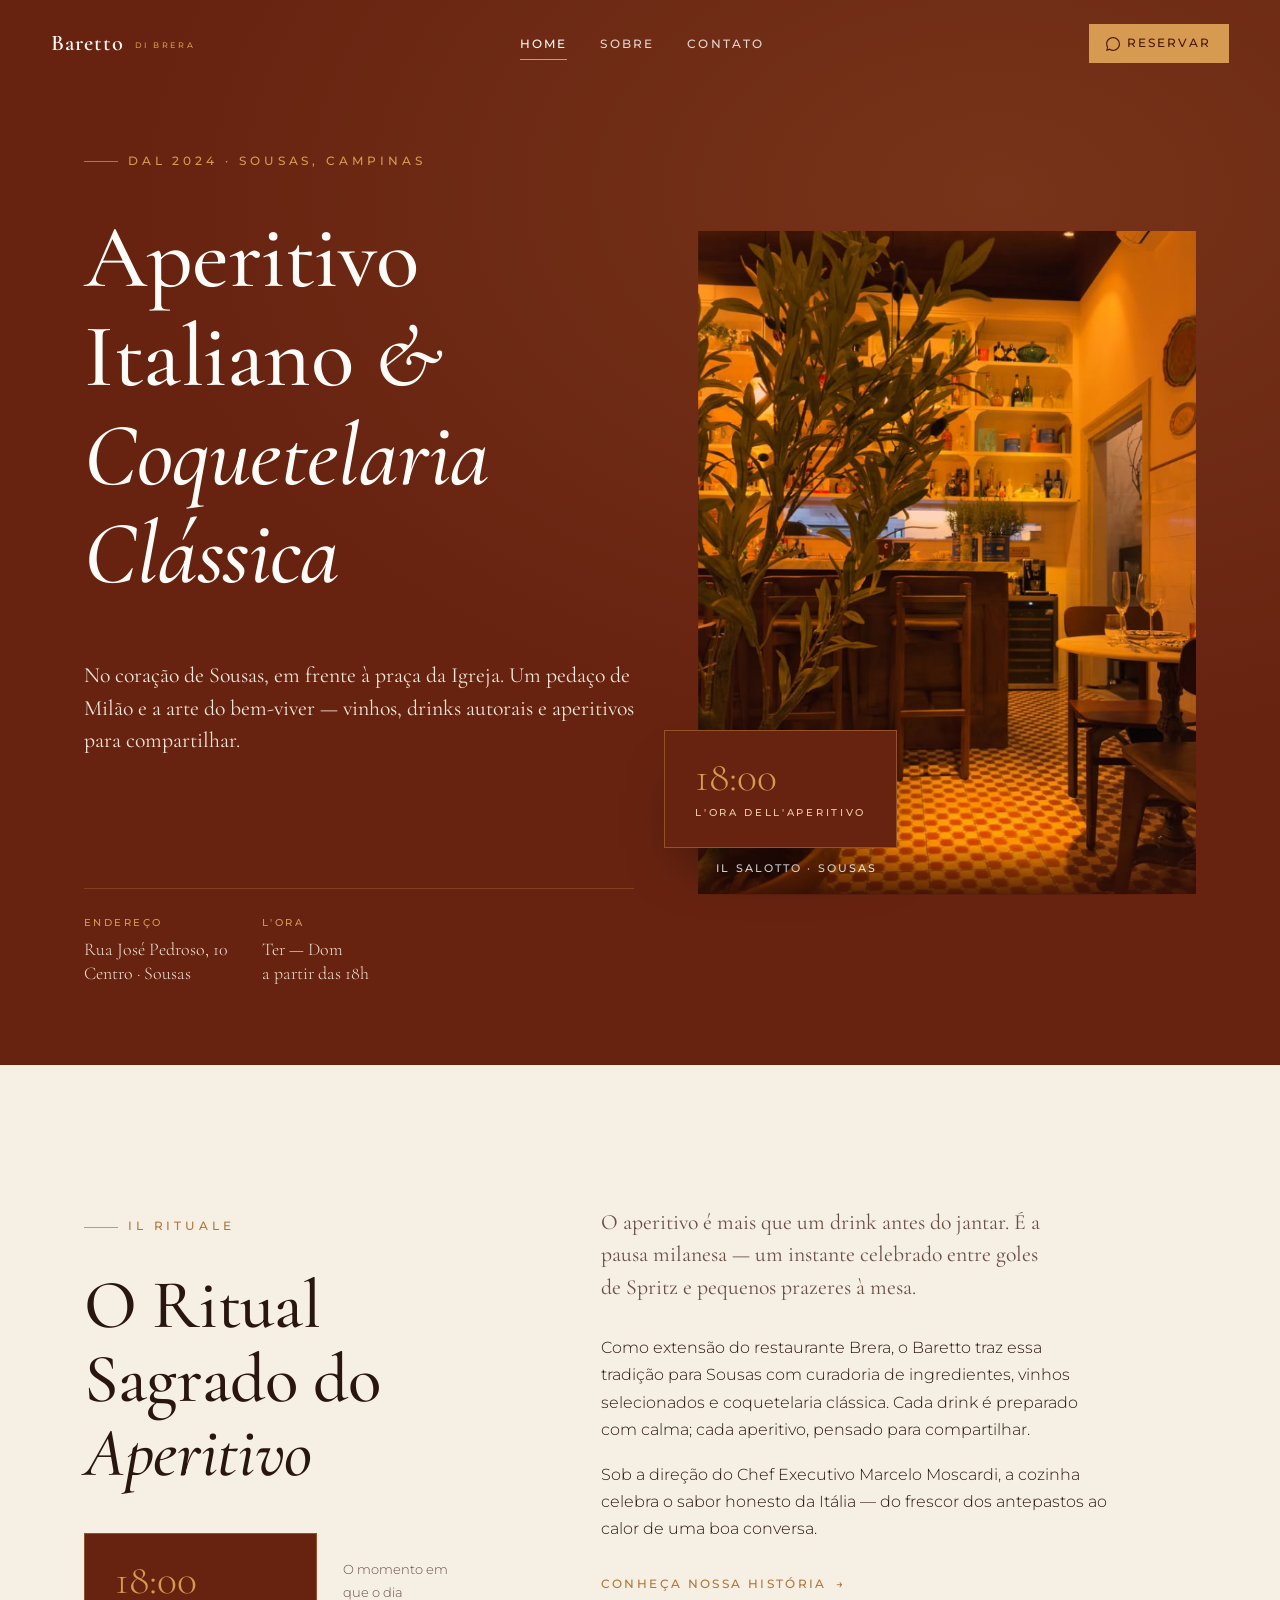
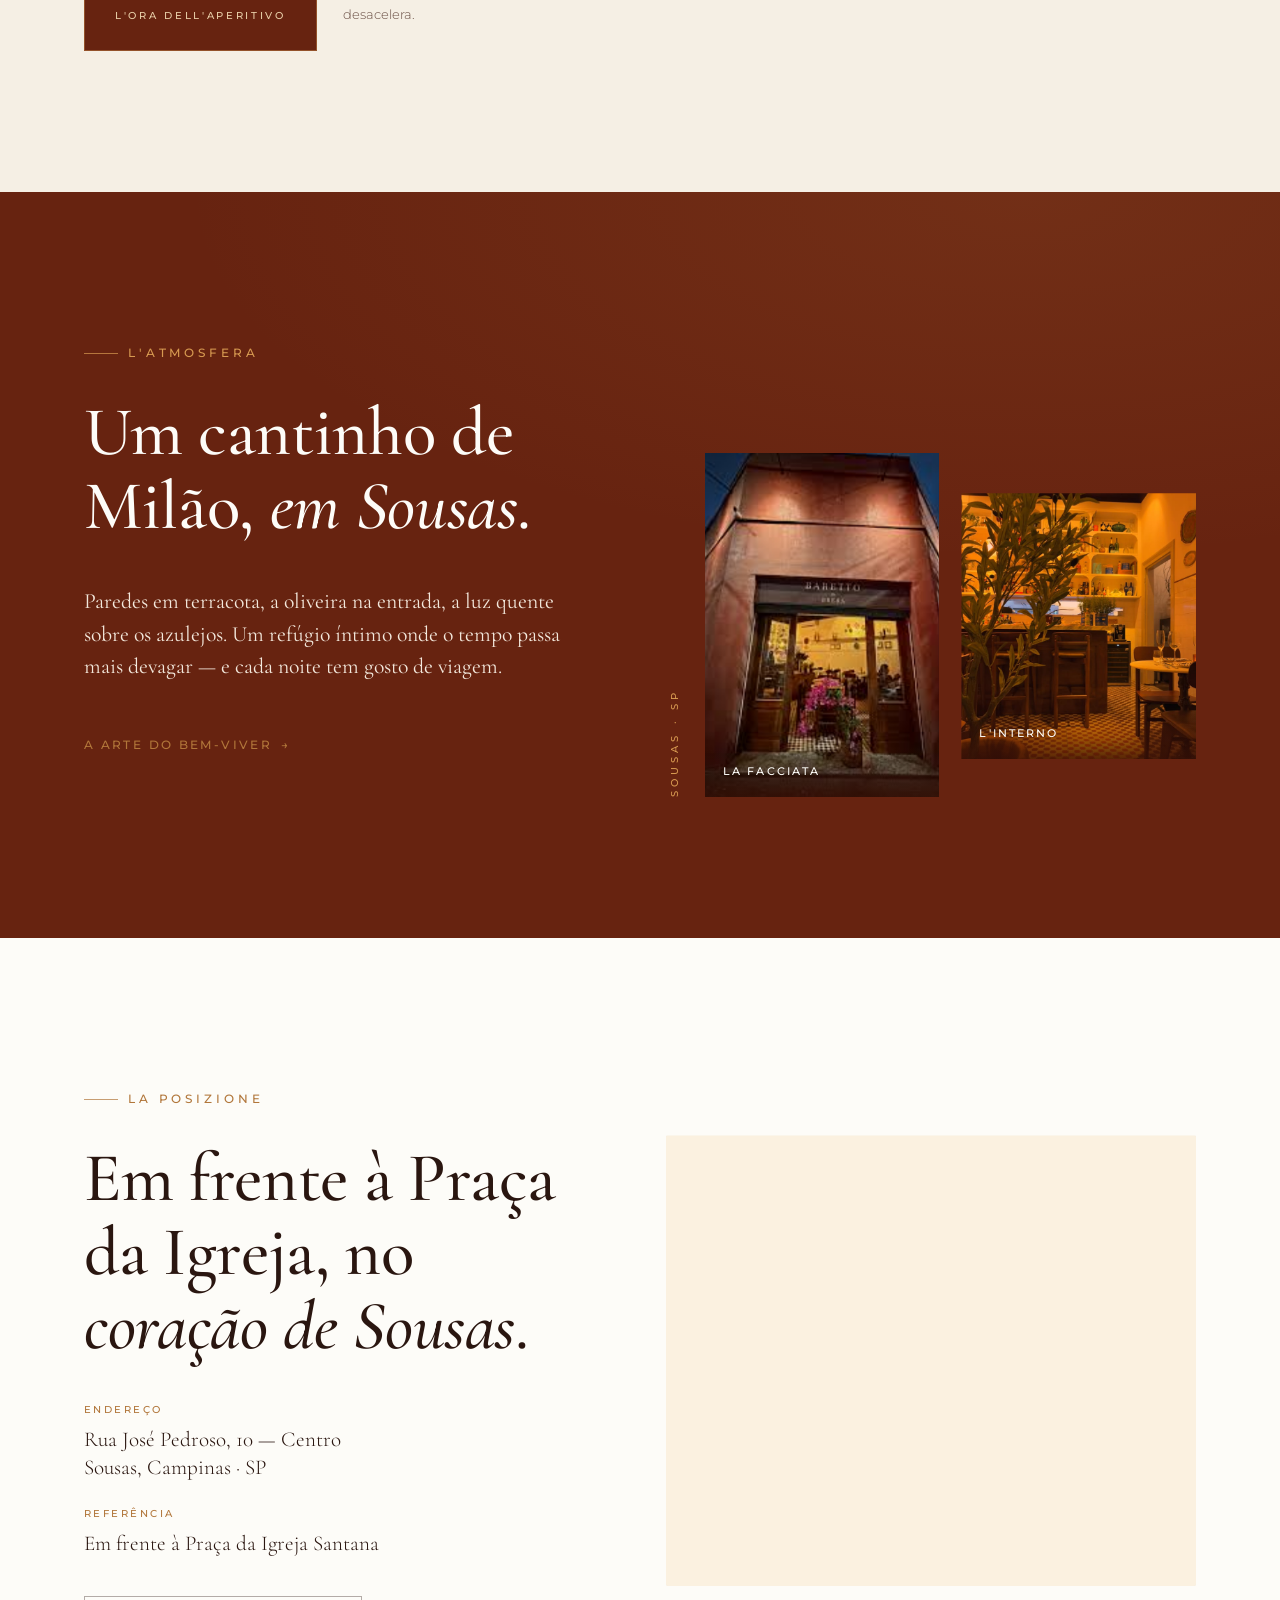
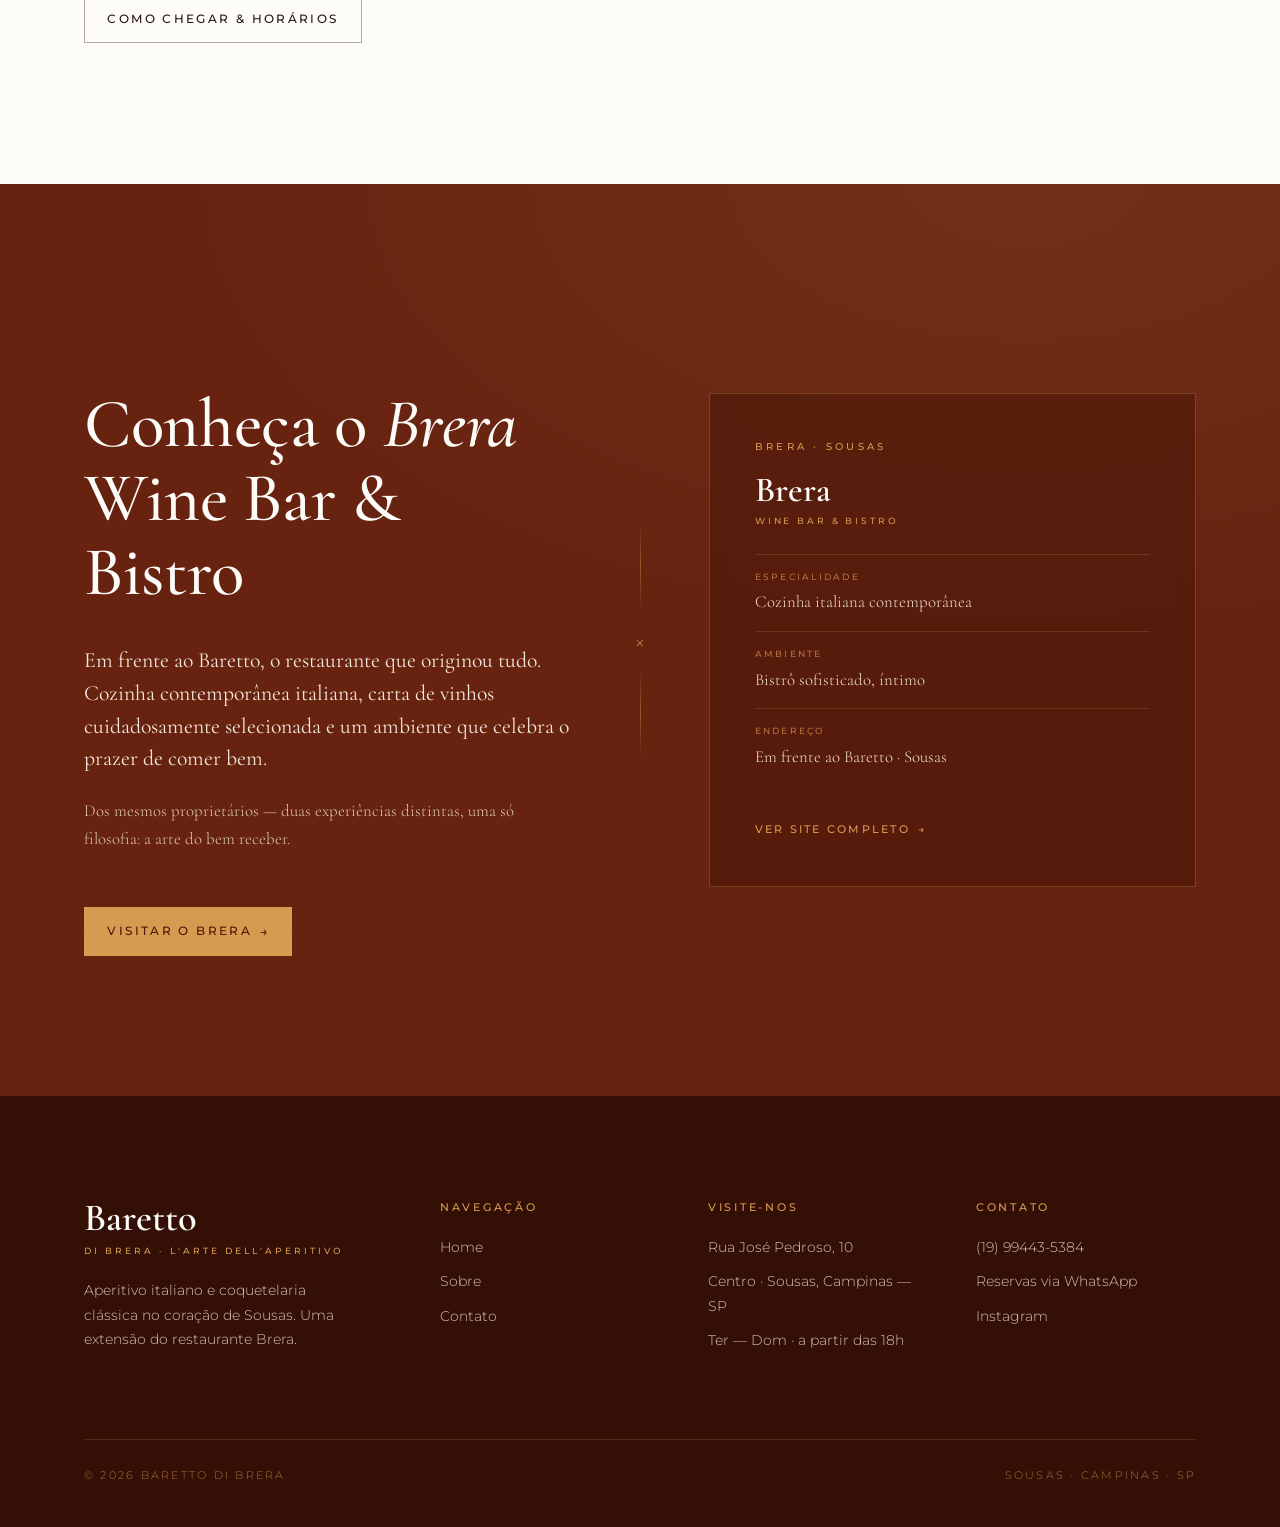
<file: index.html>
<!DOCTYPE html>
<html lang="pt-BR">

<head>
  <meta charset="UTF-8">
  <meta name="viewport" content="width=device-width, initial-scale=1.0">
  <title>Baretto di Brera — L'Aperitivo · Sousas</title>
  <link rel="stylesheet" href="assets/baretto.css?v=4">
  <style>
    /* ---- Hero ---- */
    .hero {
      position: relative;
      background: var(--bordo);
      color: var(--cream);
      min-height: 100vh;
      display: flex;
      align-items: center;
      padding: 140px 0 80px;
      overflow: hidden;
    }

    .hero::before {
      content: "";
      position: absolute;
      inset: 0;
      background: radial-gradient(130% 100% at 78% 18%, rgba(215, 154, 81, .14), transparent 52%);
      pointer-events: none;
    }

    .hero .wrap {
      position: relative;
      z-index: 2;
      display: grid;
      grid-template-columns: 1.05fr .95fr;
      gap: clamp(36px, 5vw, 80px);
      align-items: center;
    }

    .hero .lead-col {
      max-width: 560px;
    }

    .hero h1 {
      margin: .3em 0 .62em;
    }

    .hero .d-hero {
      line-height: 1.1;
    }

    .hero .cta-row {
      display: flex;
      flex-wrap: wrap;
      gap: 16px;
      margin-top: 38px;
    }

    .hero .meta {
      display: flex;
      gap: 34px;
      margin-top: 46px;
      padding-top: 26px;
      border-top: 1px solid rgba(215, 154, 81, .24);
    }

    .hero .meta div .k {
      font-family: var(--sans);
      font-weight: 500;
      font-size: .6rem;
      letter-spacing: .26em;
      text-transform: uppercase;
      color: var(--gold);
      margin-bottom: 7px;
    }

    .hero .meta div .v {
      font-family: var(--serif);
      font-size: 1.12rem;
      color: #f0e2d4;
      line-height: 1.3;
    }

    .hero .art {
      position: relative;
    }

    .hero .art .frame {
      aspect-ratio: 3/4;
      box-shadow: 0 50px 90px -40px rgba(0, 0, 0, .7);
    }

    .hero .art .tag {
      position: absolute;
      left: -34px;
      bottom: 46px;
      z-index: 3;
      box-shadow: 0 30px 60px -28px rgba(0, 0, 0, .7);
    }

    .scroll-cue {
      position: absolute;
      left: 50%;
      bottom: 30px;
      transform: translateX(-50%);
      z-index: 3;
      display: flex;
      flex-direction: column;
      align-items: center;
      gap: 10px;
      font-family: var(--sans);
      font-size: .58rem;
      letter-spacing: .3em;
      text-transform: uppercase;
      color: rgba(215, 154, 81, .8);
    }

    .scroll-cue .line {
      width: 1px;
      height: 46px;
      background: linear-gradient(var(--gold), transparent);
      animation: cue 2.4s var(--ease) infinite;
    }

    @keyframes cue {

      0%,
      100% {
        transform: scaleY(.4);
        transform-origin: top;
        opacity: .4;
      }

      50% {
        transform: scaleY(1);
        opacity: 1;
      }
    }

    /* ---- Ritual ---- */
    .ritual .grid {
      display: grid;
      grid-template-columns: .85fr 1.15fr;
      gap: clamp(40px, 6vw, 92px);
      align-items: start;
    }

    .ritual .tag-wrap {
      margin-top: 42px;
      display: flex;
      align-items: center;
      gap: 26px;
    }

    /* ---- Atmosfera ---- */
    .atmos .grid {
      display: grid;
      grid-template-columns: 1fr 1fr;
      gap: clamp(28px, 4vw, 56px);
      align-items: end;
    }

    .atmos .txt {
      max-width: 480px;
      margin-bottom: 40px;
    }

    .atmos .imgs {
      display: grid;
      grid-template-columns: 1fr 1fr;
      gap: 22px;
      align-items: end;
    }

    .atmos .imgs .frame.tall {
      aspect-ratio: 3/4.4;
    }

    .atmos .imgs .frame.short {
      aspect-ratio: 3/3.4;
      transform: translateY(-38px);
    }

    .atmos .vlabel {
      writing-mode: vertical-rl;
      transform: rotate(180deg);
      font-family: var(--sans);
      font-weight: 500;
      font-size: .64rem;
      letter-spacing: .4em;
      text-transform: uppercase;
      color: var(--gold);
    }

    /* ---- Localização ---- */
    .loca .grid {
      display: grid;
      grid-template-columns: 1fr 1.05fr;
      gap: clamp(40px, 6vw, 88px);
      align-items: center;
    }

    .loca .info {
      max-width: 480px;
    }

    .loca .addr {
      display: grid;
      gap: 24px;
      margin: 38px 0;
    }

    .loca .addr .k {
      font-family: var(--sans);
      font-weight: 500;
      font-size: .6rem;
      letter-spacing: .26em;
      text-transform: uppercase;
      color: var(--gold-deep);
      margin-bottom: 8px;
    }

    .loca .addr .v {
      font-family: var(--serif);
      font-size: 1.32rem;
      color: var(--ink);
      line-height: 1.32;
    }

    /* ---- Ajuste do Container do Mapa ---- */
    /* ---- Ajuste Atualizado para o Container do Mapa ---- */
    /* ---- Container do Mapa Ajustado ---- */
    .map {
      position: relative;
      width: 100%;
      aspect-ratio: 4/3.4;
      overflow: hidden;
      outline: 1px solid rgba(215, 154, 81, .5);
      outline-offset: 10px;
      border-radius: 2px;
      background-color: #f7f2e8;
      /* Cor idêntica ao fundo da secção para camuflar */
    }

    /* Força o iframe a esticar dinamicamente sem deixar folgas */
    .map iframe {
      position: absolute;
      top: 0;
      left: 0;
      width: 100% !important;
      height: 100% !important;
      border: 0;
      display: block;
      z-index: 1;

      /* Filtro elegante que já deu certo */
      filter: grayscale(40%) contrast(110%) sepia(30%);
      transition: filter 0.5s ease;
    }

    /* Camada visual superior para mesclar as cores */
    .map::after {
      content: "";
      position: absolute;
      inset: 0;
      background-color: #e3d3b8;
      mix-blend-mode: color;
      pointer-events: none;
      opacity: 0.5;
      /* Suavizei um pouco para destacar mais o pin castanho */
      z-index: 2;
      transition: opacity 0.5s ease;
    }

    .map:hover::after {
      opacity: 0;
    }

    .map:hover iframe {
      filter: none;
    }

    .map svg {
      width: 100%;
      height: 100%;
      display: block;
    }

    @media (max-width:1023px) {
      .hero {
        min-height: auto;
        padding: 120px 0 70px;
      }

      .hero .wrap {
        grid-template-columns: 1fr;
        gap: 48px;
      }

      .hero .art .tag {
        left: auto;
        right: 0;
      }

      .ritual .grid,
      .loca .grid {
        grid-template-columns: 1fr;
        gap: 40px;
      }

      .atmos .grid {
        grid-template-columns: 1fr;
      }

      .scroll-cue {
        display: none;
      }
    }

    @media (max-width:600px) {
      .hero .meta {
        flex-direction: column;
        gap: 22px;
      }

      .atmos .imgs .frame.short {
        transform: none;
      }
    }
  </style>
</head>

<body>

  <!-- NAV -->
  <header class="nav" data-screen-label="Home">
    <a class="brand" href="index.html">Baretto<small>di Brera</small></a>
    <nav class="links">
      <a href="index.html" class="active">Home</a>
      <a href="sobre.html">Sobre</a>
      <a href="contato.html">Contato</a>
    </nav>
    <a class="reserve"
      href="https://wa.me/5519994435384?text=Ol%C3%A1!%20Gostaria%20de%20reservar%20uma%20mesa%20no%20Baretto%20di%20Brera."
      target="_blank" rel="noopener">
      <svg viewBox="0 0 24 24" fill="currentColor">
        <path
          d="M.057 24l1.687-6.163a11.867 11.867 0 01-1.587-5.945C.16 5.335 5.495 0 12.05 0a11.817 11.817 0 018.413 3.488 11.824 11.824 0 013.48 8.414c-.003 6.557-5.338 11.892-11.893 11.892a11.9 11.9 0 01-5.688-1.448L.057 24zm6.597-3.807c1.676.995 3.276 1.591 5.392 1.592 5.448 0 9.886-4.434 9.889-9.885.002-5.462-4.415-9.89-9.881-9.892-5.452 0-9.887 4.434-9.889 9.884a9.86 9.86 0 001.51 5.26l-.999 3.648 3.477-.927z" />
      </svg>
      Reservar
    </a>
    <button class="burger" aria-label="Menu"><span></span><span></span><span></span></button>
  </header>

  <main class="page">

    <!-- HERO -->
    <section class="hero">
      <div class="container wrap">
        <div class="lead-col">
          <p class="eyebrow on-dark reveal">Dal 2024 · Sousas, Campinas</p>
          <h1 class="display d-hero on-dark reveal d1">Aperitivo Italiano <em>&amp; Coquetelaria Clássica</em></h1>
          <p class="lead reveal d2">No coração de Sousas, em frente à praça da Igreja. Um pedaço de Milão e a arte do
            bem-viver — vinhos, drinks autorais e aperitivos para compartilhar.</p>
          <div class="cta-row reveal d3">
            <a class="btn btn-gold"
              href="https://wa.me/5519994435384?text=Ol%C3%A1!%20Gostaria%20de%20reservar%20uma%20mesa%20no%20Baretto%20di%20Brera."
              target="_blank" rel="noopener">
              <svg viewBox="0 0 24 24" fill="currentColor">
                <path
                  d="M.057 24l1.687-6.163a11.867 11.867 0 01-1.587-5.945C.16 5.335 5.495 0 12.05 0a11.817 11.817 0 018.413 3.488 11.824 11.824 0 013.48 8.414c-.003 6.557-5.338 11.892-11.893 11.892a11.9 11.9 0 01-5.688-1.448L.057 24zm6.597-3.807c1.676.995 3.276 1.591 5.392 1.592 5.448 0 9.886-4.434 9.889-9.885.002-5.462-4.415-9.89-9.881-9.892-5.452 0-9.887 4.434-9.889 9.884a9.86 9.86 0 001.51 5.26l-.999 3.648 3.477-.927z" />
              </svg>
              Reservar via WhatsApp
            </a>
            <a class="btn btn-ghost on-dark" href="#ritual">L'Aperitivo</a>
          </div>
          <div class="meta reveal d4">
            <div>
              <div class="k">Endereço</div>
              <div class="v">Rua José Pedroso, 10<br>Centro · Sousas</div>
            </div>
            <div>
              <div class="k">L'Ora</div>
              <div class="v">Ter — Dom<br>a partir das 18h</div>
            </div>
          </div>
        </div>
        <div class="art reveal d2">
          <div class="frame gilt reveal-img">
            <img src="assets/img/interior.png" alt="Salão do Baretto di Brera com oliveira, bar e azulejos">
            <div class="cap">Il Salotto · Sousas</div>
          </div>
          <div class="gold-tag tag">
            <span class="big">18:00</span>
            <span class="lbl">L'ora dell'aperitivo</span>
          </div>
        </div>
      </div>
    </section>

    <!-- RITUAL -->
    <section class="section paper ritual" id="ritual">
      <div class="container grid">
        <div>
          <p class="eyebrow reveal">Il Rituale</p>
          <h2 class="display d-xl reveal d1" style="margin-top:.3em">O Ritual Sagrado do <em>Aperitivo</em></h2>
          <div class="tag-wrap reveal d2">
            <div class="gold-tag"><span class="big">18:00</span><span class="lbl">L'ora dell'aperitivo</span></div>
            <p class="muted" style="max-width:14ch; font-size:.82rem;">O momento em que o dia desacelera.</p>
          </div>
        </div>
        <div class="body reveal d1">
          <p class="lead" style="margin-bottom:1.4em">O aperitivo é mais que um drink antes do jantar. É a pausa
            milanesa — um instante celebrado entre goles de Spritz e pequenos prazeres à mesa.</p>
          <p>Como extensão do restaurante Brera, o Baretto traz essa tradição para Sousas com curadoria de ingredientes,
            vinhos selecionados e coquetelaria clássica. Cada drink é preparado com calma; cada aperitivo, pensado para
            compartilhar.</p>
          <p>Sob a direção do Chef Executivo Marcelo Moscardi, a cozinha celebra o sabor honesto da Itália — do frescor
            dos antepastos ao calor de uma boa conversa.</p>
          <a href="sobre.html" class="link-gold" style="margin-top:14px">Conheça nossa história <span
              class="arrow">→</span></a>
        </div>
      </div>
    </section>

    <!-- ATMOSFERA -->
    <section class="section bordo atmos">
      <div class="container grid">
        <div class="txt">
          <p class="eyebrow on-dark reveal">L'Atmosfera</p>
          <h2 class="display d-xl on-dark reveal d1" style="margin:.3em 0 .6em">Um cantinho de Milão, <em>em
              Sousas</em>.</h2>
          <p class="lead reveal d2">Paredes em terracota, a oliveira na entrada, a luz quente sobre os azulejos. Um
            refúgio íntimo onde o tempo passa mais devagar — e cada noite tem gosto de viagem.</p>
          <a href="sobre.html" class="link-gold reveal d3" style="margin-top:30px; display:inline-flex;">A arte do
            bem-viver <span class="arrow">→</span></a>
        </div>
        <div style="display:flex; gap:22px; align-items:flex-end;">
          <div class="vlabel reveal">Sousas · SP</div>
          <div class="imgs" style="flex:1;">
            <div class="frame tall gilt reveal-img">
              <img src="assets/img/fachada.png" alt="Fachada terracota do Baretto di Brera à noite">
              <div class="cap">La Facciata</div>
            </div>
            <div class="frame short gilt reveal-img d2">
              <img src="assets/img/interior.png" alt="Interior aconchegante do Baretto di Brera">
              <div class="cap">L'Interno</div>
            </div>
          </div>
        </div>
      </div>
    </section>

    <!-- LOCALIZAÇÃO -->
    <section class="section loca">
      <div class="container grid">
        <div class="info">
          <p class="eyebrow reveal">La Posizione</p>
          <h2 class="display d-xl reveal d1" style="margin:.3em 0">Em frente à Praça da Igreja, no <em>coração de
              Sousas</em>.</h2>
          <div class="addr reveal d2">
            <div>
              <div class="k">Endereço</div>
              <div class="v">Rua José Pedroso, 10 — Centro<br>Sousas, Campinas · SP</div>
            </div>
            <div>
              <div class="k">Referência</div>
              <div class="v">Em frente à Praça da Igreja Santana</div>
            </div>
          </div>
          <a class="btn btn-ghost reveal d3" href="contato.html">Como chegar &amp; horários</a>
        </div>
        <div class="map reveal-img d1">
          <iframe
            src="https://www.google.com/maps/embed?pb=!1m18!1m12!1m3!1d3676.026725350419!2d-46.9743952!3d-22.8754593!2m3!1f0!2f0!3f0!3m2!1i1024!2i768!4f13.1!3m3!1m2!1s0x94c8cd45e691238d%3A0xc4eb78bc6e8b4cb4!2sR.%20Jos%C3%A9%20Pedroso%2C%2010%20-%20Sousas%2C%20Campinas%20-%20SP%2C%2013106-004!5e0!3m2!1spt-BR!2sbr!4v1717960000000!5m2!1spt-BR!2sbr"
            style="border:0;" allowfullscreen="" loading="lazy" referrerpolicy="no-referrer-when-downgrade">
          </iframe>
        </div>
      </div>
    </section>

    <!-- ============================================================
     BARETTO DI BRERA — Seção "Restaurante Irmão"
     Cole antes do </main> ou antes do <footer>, no index.html
     ============================================================ -->

    <section class="section bordo irmao" id="brera">
      <div class="container">

        <div class="irmao-inner">

          <!-- Coluna de texto -->
          <div class="irmao-txt">
            <p class="eyebrow on-dark reveal">Do Outro Lado da Rua</p>
            <h2 class="display d-xl on-dark reveal d1" style="margin:.3em 0 .5em">
              Conheça o <em>Brera</em><br>Wine Bar &amp; Bistro
            </h2>
            <p class="lead reveal d2">
              Em frente ao Baretto, o restaurante que originou tudo. Cozinha contemporânea italiana,
              carta de vinhos cuidadosamente selecionada e um ambiente que celebra o prazer de comer bem.
            </p>
            <p class="reveal d3" style="color:#dcc8b6; margin-top:1em; font-family:var(--serif); font-size:1.05rem;">
              Dos mesmos proprietários — duas experiências distintas, uma só filosofia: a arte do bem receber.
            </p>
            <a class="btn btn-gold reveal d4" href="https://brera-sousas.vercel.app" target="_blank" rel="noopener"
              style="margin-top:36px">
              Visitar o Brera
              <span style="font-size:1.1em; letter-spacing:0">→</span>
            </a>
          </div>

          <!-- Divisor vertical -->
          <div class="irmao-div reveal d2" aria-hidden="true">
            <span class="irmao-div-line"></span>
            <span class="irmao-div-label">×</span>
            <span class="irmao-div-line"></span>
          </div>

          <!-- Coluna direita: card do Brera -->
          <div class="irmao-card reveal-img d1">
            <div class="irmao-card-inner">
              <div class="irmao-card-eyebrow">Brera · Sousas</div>
              <div class="irmao-card-name">Brera<small>Wine Bar &amp; Bistro</small></div>
              <ul class="irmao-card-facts">
                <li>
                  <span class="k">Especialidade</span>
                  <span class="v">Cozinha italiana contemporânea</span>
                </li>
                <li>
                  <span class="k">Ambiente</span>
                  <span class="v">Bistrô sofisticado, íntimo</span>
                </li>
                <li>
                  <span class="k">Endereço</span>
                  <span class="v">Em frente ao Baretto · Sousas</span>
                </li>
              </ul>
              <a class="irmao-card-link" href="https://brera-sousas.vercel.app" target="_blank" rel="noopener">
                Ver site completo <span class="arrow">→</span>
              </a>
            </div>
          </div>

        </div>
      </div>
    </section>

    <style>
      /* ---- Seção Irmão — Baretto (fundo bordô já herdado) ---- */
      .irmao-inner {
        display: grid;
        grid-template-columns: 1fr auto 1fr;
        gap: clamp(32px, 5vw, 72px);
        align-items: center;
      }

      /* Divisor central */
      .irmao-div {
        display: flex;
        flex-direction: column;
        align-items: center;
        gap: 18px;
        color: rgba(215, 154, 81, .45);
      }

      .irmao-div-line {
        width: 1px;
        height: clamp(48px, 7vw, 88px);
        background: linear-gradient(to bottom, transparent, rgba(215, 154, 81, .45), transparent);
      }

      .irmao-div-label {
        font-family: var(--serif);
        font-size: 1.6rem;
        color: var(--gold);
        opacity: .7;
        line-height: 1;
      }

      /* Card do Brera */
      .irmao-card {
        border: 1px solid rgba(215, 154, 81, .28);
        background: rgba(74, 23, 9, .55);
        backdrop-filter: blur(8px);
      }

      .irmao-card-inner {
        padding: clamp(28px, 3.5vw, 46px);
      }

      .irmao-card-eyebrow {
        font-family: var(--sans);
        font-weight: 500;
        font-size: .6rem;
        letter-spacing: .34em;
        text-transform: uppercase;
        color: var(--gold);
        margin-bottom: 16px;
      }

      .irmao-card-name {
        font-family: var(--serif);
        font-weight: 600;
        font-size: 2.2rem;
        color: var(--cream);
        line-height: 1;
        margin-bottom: 28px;
      }

      .irmao-card-name small {
        display: block;
        font-family: var(--sans);
        font-weight: 500;
        font-size: .56rem;
        letter-spacing: .32em;
        text-transform: uppercase;
        color: var(--gold);
        margin-top: 10px;
      }

      .irmao-card-facts {
        list-style: none;
        margin: 0 0 28px;
        padding: 0;
        display: flex;
        flex-direction: column;
        gap: 0;
      }

      .irmao-card-facts li {
        display: flex;
        flex-direction: column;
        padding: 14px 0;
        border-top: 1px solid rgba(215, 154, 81, .2);
        gap: 4px;
      }

      .irmao-card-facts .k {
        font-family: var(--sans);
        font-weight: 500;
        font-size: .58rem;
        letter-spacing: .24em;
        text-transform: uppercase;
        color: rgba(215, 154, 81, .7);
      }

      .irmao-card-facts .v {
        font-family: var(--serif);
        font-size: 1.05rem;
        color: #f0e2d4;
      }

      .irmao-card-link {
        font-family: var(--sans);
        font-weight: 500;
        font-size: .7rem;
        letter-spacing: .2em;
        text-transform: uppercase;
        color: var(--gold);
        display: inline-flex;
        align-items: center;
        gap: .7em;
        margin-top: 4px;
        transition: gap .4s var(--ease);
      }

      .irmao-card-link:hover {
        gap: 1.1em;
      }

      .irmao-card-link .arrow {
        transition: transform .4s var(--ease);
      }

      .irmao-card-link:hover .arrow {
        transform: translateX(5px);
      }

      /* Responsive */
      @media (max-width: 1023px) {
        .irmao-inner {
          grid-template-columns: 1fr;
        }

        .irmao-div {
          flex-direction: row;
          width: 100%;
        }

        .irmao-div-line {
          width: clamp(40px, 15vw, 100px);
          height: 1px;
          background: linear-gradient(to right, transparent, rgba(215, 154, 81, .45), transparent);
        }
      }
    </style>

  </main>

  <!-- RODAPÉ -->
  <footer class="footer">
    <div class="container">
      <div class="grid">
        <div>
          <div class="fwordmark">Baretto<small>di Brera · L'arte dell'aperitivo</small></div>
          <p style="margin-top:22px; max-width:30ch;">Aperitivo italiano e coquetelaria clássica no coração de Sousas.
            Uma extensão do restaurante Brera.</p>
        </div>
        <div>
          <h5>Navegação</h5>
          <a href="index.html">Home</a>
          <a href="sobre.html">Sobre</a>
          <a href="contato.html">Contato</a>
        </div>
        <div>
          <h5>Visite-nos</h5>
          <p>Rua José Pedroso, 10</p>
          <p>Centro · Sousas, Campinas — SP</p>
          <p>Ter — Dom · a partir das 18h</p>
        </div>
        <div>
          <h5>Contato</h5>
          <a href="https://wa.me/5519994435384" target="_blank" rel="noopener">(19) 99443-5384</a>
          <a href="https://wa.me/5519994435384?text=Ol%C3%A1!%20Gostaria%20de%20reservar%20uma%20mesa%20no%20Baretto%20di%20Brera."
            target="_blank" rel="noopener">Reservas via WhatsApp</a>
          <a href="#">Instagram</a>
        </div>
      </div>
      <div class="base">
        <span>© <span data-year>2026</span> Baretto di Brera</span>
        <span>Sousas · Campinas · SP</span>
      </div>
    </div>
  </footer>

  <script src="assets/baretto.js?v=3"></script>
</body>

</html>
</file>
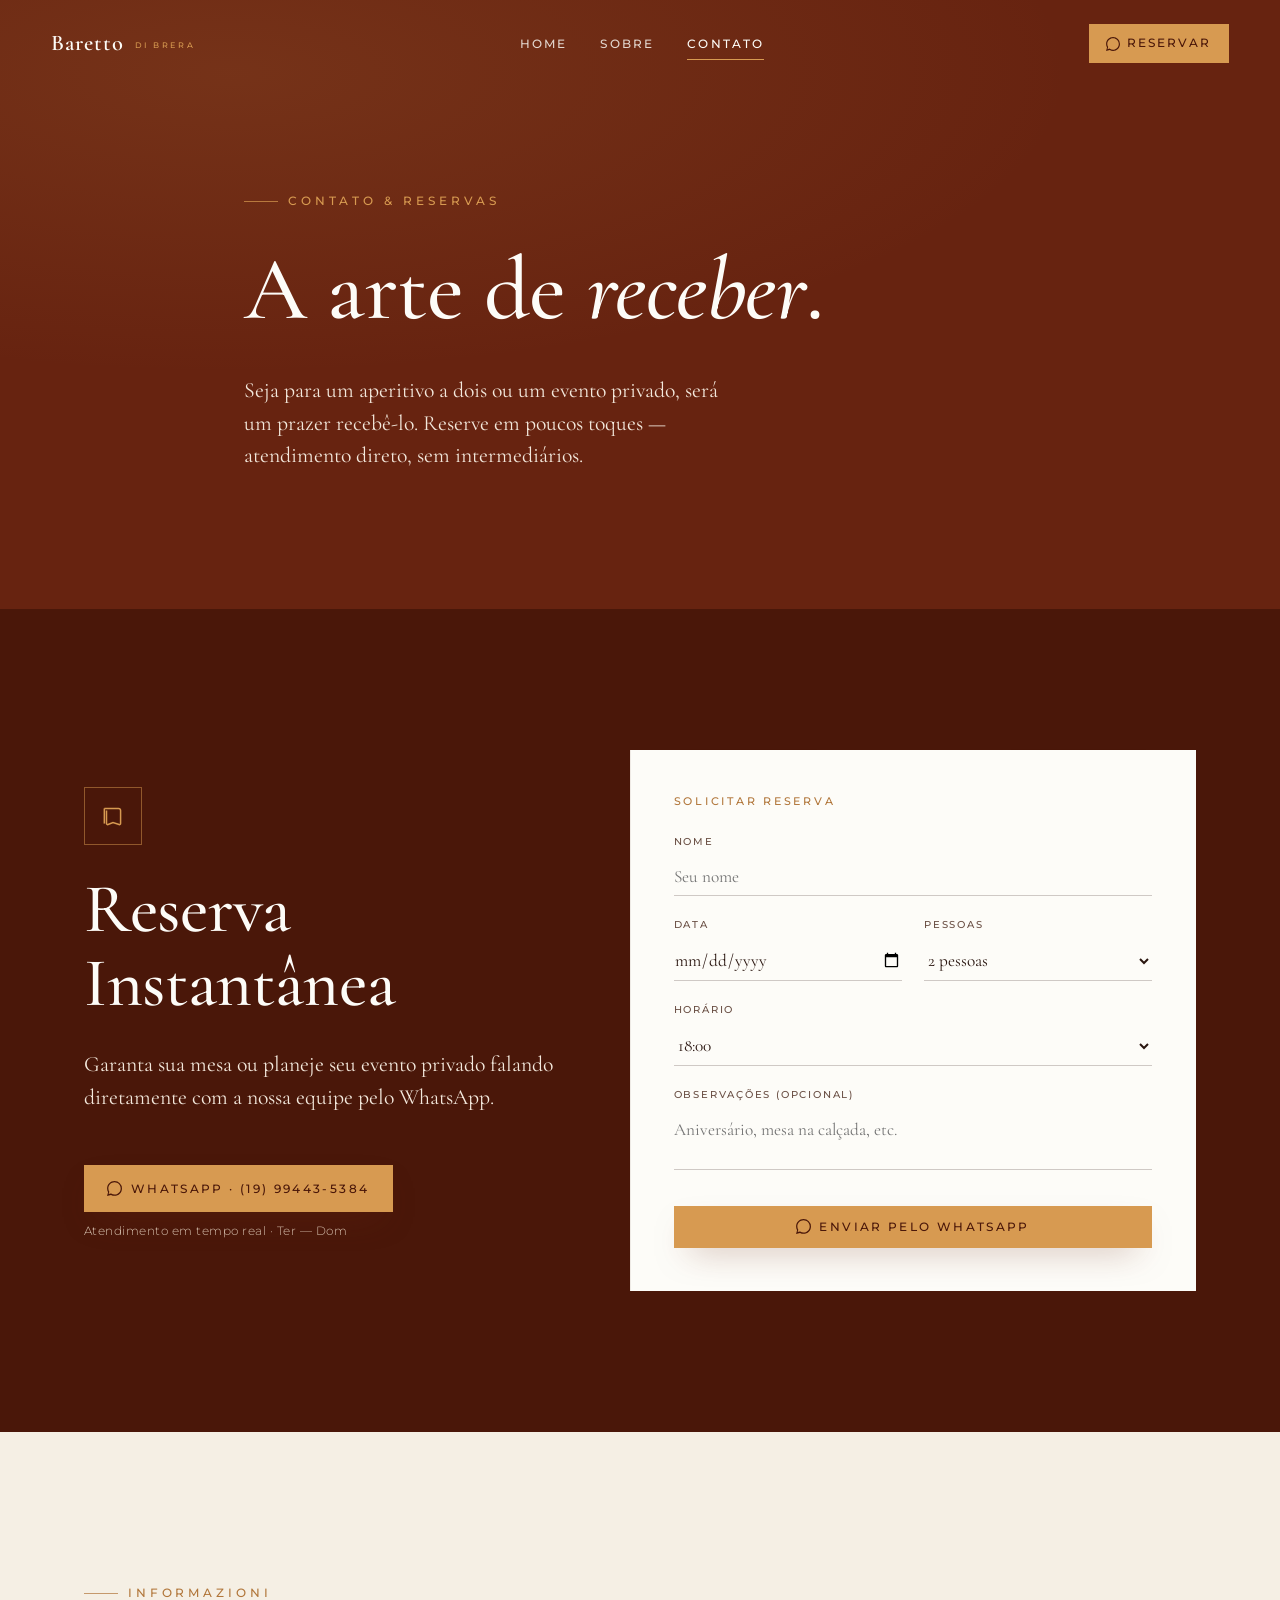
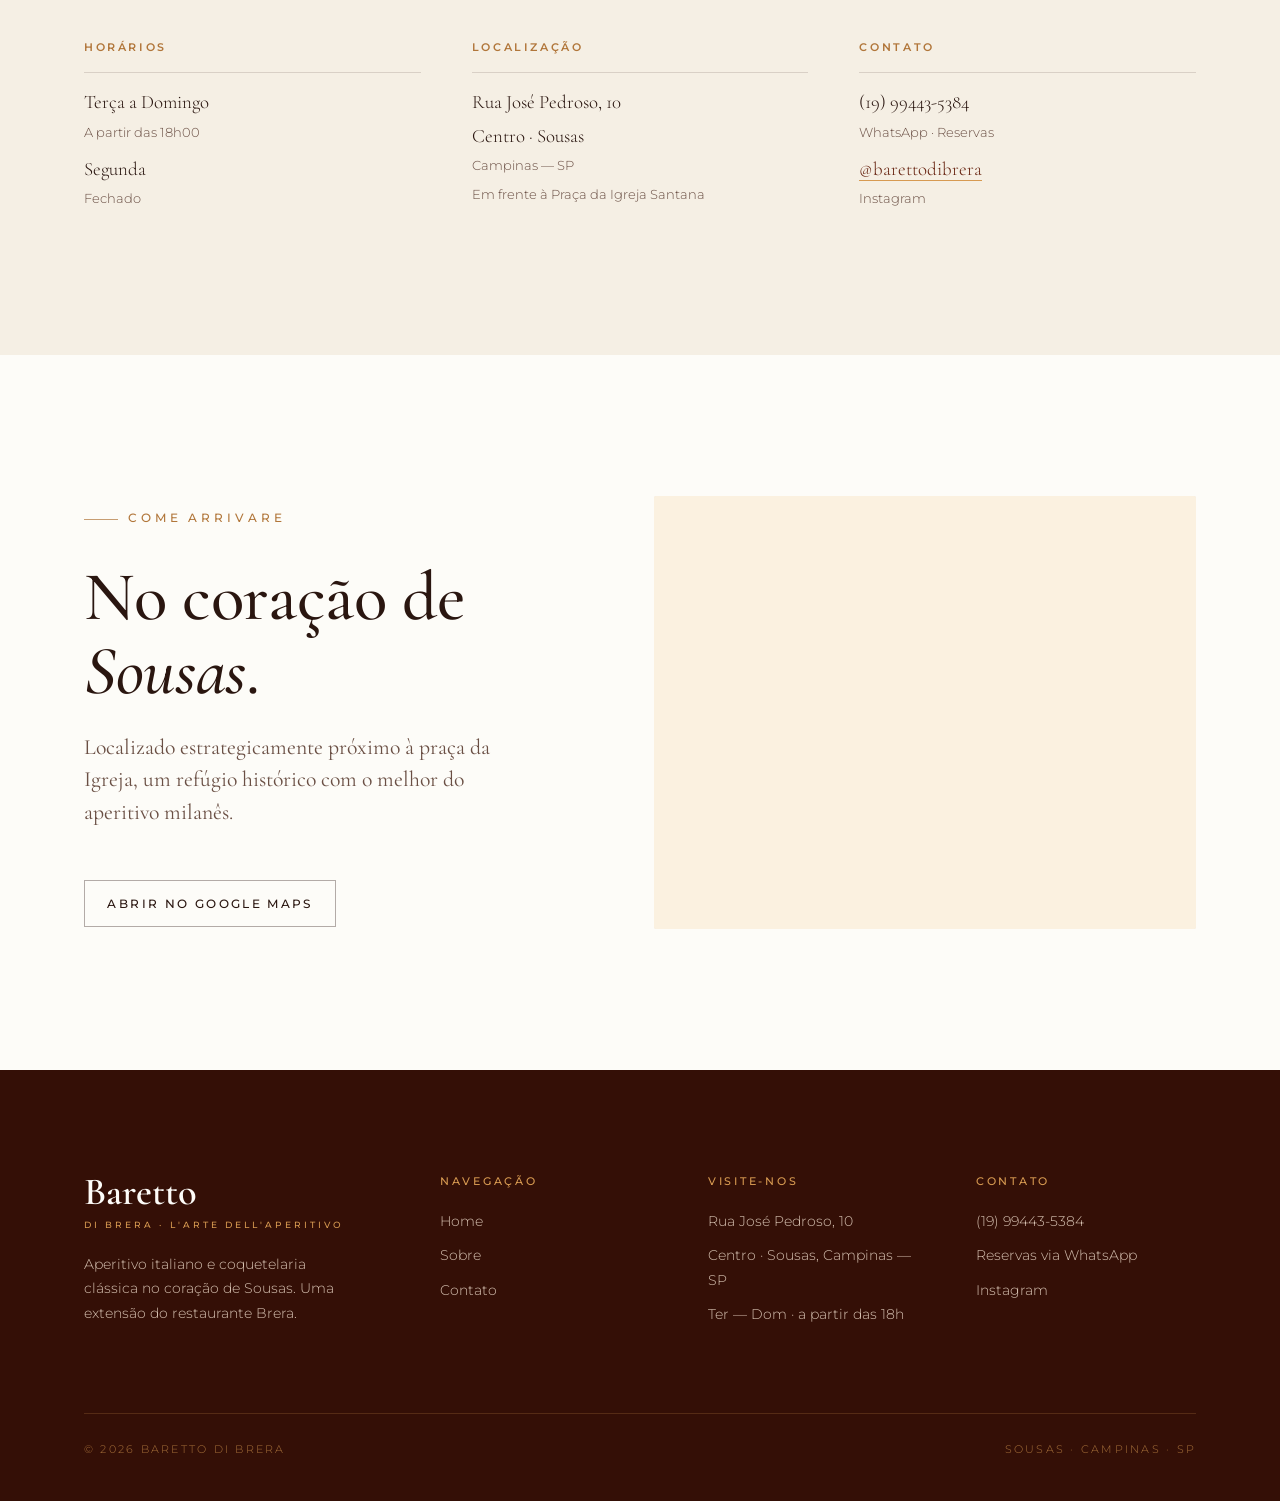
<file: contato.html>
<!DOCTYPE html>
<html lang="pt-BR">

<head>
  <meta charset="UTF-8">
  <meta name="viewport" content="width=device-width, initial-scale=1.0">
  <title>Contato &amp; Reservas — Baretto di Brera</title>
  <link rel="stylesheet" href="assets/baretto.css?v=4">
  <style>
    .c-hero {
      background: var(--bordo);
      color: var(--cream);
      padding: 180px 0 clamp(70px, 9vw, 120px);
      position: relative;
      overflow: hidden;
    }

    .c-hero::before {
      content: "";
      position: absolute;
      inset: 0;
      background: radial-gradient(120% 90% at 18% 12%, rgba(215, 154, 81, .13), transparent 55%);
    }

    .c-hero .wrap {
      position: relative;
      z-index: 2;
      max-width: 920px;
    }

    .c-hero h1 {
      margin: .22em 0 .4em;
    }

    .c-hero .lead {
      max-width: 50ch;
    }

    /* Reserva */
    .reserva {
      background: var(--bordo-deep);
      color: var(--cream);
    }

    .reserva .grid {
      display: grid;
      grid-template-columns: .92fr 1.08fr;
      gap: clamp(40px, 5vw, 80px);
      align-items: center;
    }

    .reserva .icon {
      width: 58px;
      height: 58px;
      border: 1px solid rgba(215, 154, 81, .5);
      display: flex;
      align-items: center;
      justify-content: center;
      color: var(--gold);
      margin-bottom: 28px;
    }

    .reserva .icon svg {
      width: 26px;
      height: 26px;
    }

    .reserva h2 {
      margin: 0 0 .4em;
    }

    .reserva .wa-big {
      margin-top: 30px;
    }

    .reserva .phone {
      margin-top: 24px;
      font-family: var(--serif);
      font-size: 1.5rem;
      color: var(--gold);
    }

    .reserva .note {
      margin-top: 8px;
      font-size: .78rem;
      letter-spacing: .04em;
    }

    /* Form card */
    .card {
      background: var(--cream);
      color: var(--ink);
      padding: clamp(28px, 3.4vw, 46px);
      box-shadow: 0 50px 90px -50px rgba(0, 0, 0, .7);
    }

    .card .ttl {
      font-family: var(--sans);
      font-weight: 500;
      font-size: .66rem;
      letter-spacing: .26em;
      text-transform: uppercase;
      color: var(--gold-deep);
      margin-bottom: 22px;
    }

    .field {
      margin-bottom: 20px;
    }

    .field label {
      display: block;
      font-family: var(--sans);
      font-weight: 500;
      font-size: .62rem;
      letter-spacing: .18em;
      text-transform: uppercase;
      color: var(--ink-soft);
      margin-bottom: 8px;
    }

    .field input,
    .field select,
    .field textarea {
      width: 100%;
      font-family: var(--serif);
      font-size: 1.08rem;
      color: var(--ink);
      background: transparent;
      border: 0;
      border-bottom: 1px solid rgba(42, 22, 16, .22);
      padding: 8px 0;
      transition: border-color .4s var(--ease);
    }

    .field input:focus,
    .field select:focus,
    .field textarea:focus {
      outline: none;
      border-color: var(--bordo);
    }

    .field textarea {
      resize: none;
    }

    .row2 {
      display: grid;
      grid-template-columns: 1fr 1fr;
      gap: 22px;
    }

    .card .submit {
      width: 100%;
      justify-content: center;
      margin-top: 8px;
    }

    /* Informações */
    .info-grid {
      display: grid;
      grid-template-columns: repeat(3, 1fr);
      gap: clamp(28px, 4vw, 56px);
    }

    .info-grid .col h3 {
      font-family: var(--sans);
      font-weight: 600;
      font-size: .68rem;
      letter-spacing: .24em;
      text-transform: uppercase;
      color: var(--gold-deep);
      margin: 0 0 16px;
      padding-bottom: 16px;
      border-bottom: 1px solid rgba(42, 22, 16, .14);
    }

    .info-grid .col p {
      font-family: var(--serif);
      font-size: 1.18rem;
      line-height: 1.45;
      color: var(--ink);
      margin: 0 0 6px;
    }

    .info-grid .col .sub {
      font-family: var(--sans);
      font-size: .82rem;
      color: var(--ink-soft);
    }

    /* Mapa */
    .mapsec .grid {
      display: grid;
      grid-template-columns: 1fr 1.1fr;
      gap: clamp(40px, 6vw, 84px);
      align-items: center;
    }

    .mapsec .info {
      max-width: 440px;
    }

    /* ---- Correção e Estilização do Bloco do Mapa ---- */
    .map {
      position: relative;
      width: 100%;
      aspect-ratio: 4/3.2;
      /* Mantém a proporção exata definida no design */
      overflow: hidden;
      outline: 1px solid rgba(215, 154, 81, .5);
      outline-offset: 10px;
      border-radius: 2px;
      background-color: #f7f2e8;
      /* Base neutra para evitar flashes brancos */
    }

    /* Força o iframe a expandir sem deixar nenhuma fresta branca no fundo */
    .map iframe {
      position: absolute;
      top: 0;
      left: 0;
      width: 100% !important;
      height: 100% !important;
      border: 0;
      display: block;
      z-index: 1;
      filter: grayscale(40%) contrast(110%) sepia(30%);
      transition: filter 0.5s ease;
    }

    /* Camada superior que injeta o tom de ouro/creme do restaurante */
    .map::after {
      content: "";
      position: absolute;
      inset: 0;
      background-color: #e3d3b8;
      mix-blend-mode: color;
      pointer-events: none;
      /* Permite arrastar e interagir com o mapa */
      opacity: 0.5;
      z-index: 2;
      transition: opacity 0.5s ease;
    }

    /* Efeito Interativo ao passar o mouse */
    .map:hover::after {
      opacity: 0;
    }

    .map:hover iframe {
      filter: none;
    }

    .map svg {
      width: 100%;
      height: 100%;
      display: block;
    }

    @media (max-width:1023px) {
      .c-hero {
        padding: 150px 0 70px;
      }

      .reserva .grid,
      .mapsec .grid {
        grid-template-columns: 1fr;
        gap: 40px;
      }

      .info-grid {
        grid-template-columns: 1fr;
        gap: 32px;
      }
    }

    @media (max-width:560px) {
      .row2 {
        grid-template-columns: 1fr;
      }
    }
  </style>
</head>

<body>

  <header class="nav" data-screen-label="Contato">
    <a class="brand" href="index.html">Baretto<small>di Brera</small></a>
    <nav class="links">
      <a href="index.html">Home</a>
      <a href="sobre.html">Sobre</a>
      <a href="contato.html" class="active">Contato</a>
    </nav>
    <a class="reserve"
      href="https://wa.me/5519994435384?text=Ol%C3%A1!%20Gostaria%20de%20reservar%20uma%20mesa%20no%20Baretto%20di%20Brera."
      target="_blank" rel="noopener">
      <svg viewBox="0 0 24 24" fill="currentColor">
        <path
          d="M.057 24l1.687-6.163a11.867 11.867 0 01-1.587-5.945C.16 5.335 5.495 0 12.05 0a11.817 11.817 0 018.413 3.488 11.824 11.824 0 013.48 8.414c-.003 6.557-5.338 11.892-11.893 11.892a11.9 11.9 0 01-5.688-1.448L.057 24zm6.597-3.807c1.676.995 3.276 1.591 5.392 1.592 5.448 0 9.886-4.434 9.889-9.885.002-5.462-4.415-9.89-9.881-9.892-5.452 0-9.887 4.434-9.889 9.884a9.86 9.86 0 001.51 5.26l-.999 3.648 3.477-.927z" />
      </svg>
      Reservar
    </a>
    <button class="burger" aria-label="Menu"><span></span><span></span><span></span></button>
  </header>

  <main class="page">

    <!-- HERO -->
    <section class="c-hero" data-screen-label="Contato — Hero">
      <div class="container wrap">
        <p class="eyebrow on-dark reveal">Contato &amp; Reservas</p>
        <h1 class="display d-hero on-dark reveal d1">A arte de <em>receber</em>.</h1>
        <p class="lead reveal d2">Seja para um aperitivo a dois ou um evento privado, será um prazer recebê-lo. Reserve
          em poucos toques — atendimento direto, sem intermediários.</p>
      </div>
    </section>

    <!-- RESERVA -->
    <section class="section reserva" data-screen-label="Reserva">
      <div class="container grid">
        <div>
          <div class="icon reveal">
            <svg viewBox="0 0 24 24" fill="none" stroke="currentColor" stroke-width="1.4">
              <path d="M4 5h13a2 2 0 012 2v12a1 1 0 01-1.4.9L12 18l-4.6 1.9A1 1 0 016 19V7" />
              <path d="M4 5v14" />
            </svg>
          </div>
          <h2 class="display d-xl on-dark reveal d1">Reserva Instantânea</h2>
          <p class="lead reveal d2">Garanta sua mesa ou planeje seu evento privado falando diretamente com a nossa
            equipe pelo WhatsApp.</p>
          <a class="btn btn-gold wa-big reveal d3"
            href="https://wa.me/5519994435384?text=Ol%C3%A1!%20Gostaria%20de%20reservar%20uma%20mesa%20no%20Baretto%20di%20Brera."
            target="_blank" rel="noopener">
            <svg viewBox="0 0 24 24" fill="currentColor">
              <path
                d="M.057 24l1.687-6.163a11.867 11.867 0 01-1.587-5.945C.16 5.335 5.495 0 12.05 0a11.817 11.817 0 018.413 3.488 11.824 11.824 0 013.48 8.414c-.003 6.557-5.338 11.892-11.893 11.892a11.9 11.9 0 01-5.688-1.448L.057 24zm6.597-3.807c1.676.995 3.276 1.591 5.392 1.592 5.448 0 9.886-4.434 9.889-9.885.002-5.462-4.415-9.89-9.881-9.892-5.452 0-9.887 4.434-9.889 9.884a9.86 9.86 0 001.51 5.26l-.999 3.648 3.477-.927z" />
            </svg>
            WhatsApp · (19) 99443-5384
          </a>
          <p class="note muted reveal d3">Atendimento em tempo real · Ter — Dom</p>
        </div>

        <form class="card reveal-img d1" onsubmit="return reservaWA(event)">
          <div class="ttl">Solicitar reserva</div>
          <div class="field">
            <label for="nome">Nome</label>
            <input id="nome" name="nome" type="text" placeholder="Seu nome" required>
          </div>
          <div class="row2">
            <div class="field">
              <label for="data">Data</label>
              <input id="data" name="data" type="date">
            </div>
            <div class="field">
              <label for="pessoas">Pessoas</label>
              <select id="pessoas" name="pessoas">
                <option>2 pessoas</option>
                <option>1 pessoa</option>
                <option>3 pessoas</option>
                <option>4 pessoas</option>
                <option>5 pessoas</option>
                <option>6 pessoas</option>
                <option>7+ pessoas</option>
                <option>Evento privado</option>
              </select>
            </div>
          </div>
          <div class="field">
            <label for="hora">Horário</label>
            <select id="hora" name="hora">
              <option>18:00</option>
              <option>19:00</option>
              <option>20:00</option>
              <option>21:00</option>
              <option>22:00</option>
            </select>
          </div>
          <div class="field">
            <label for="obs">Observações (opcional)</label>
            <textarea id="obs" name="obs" rows="2" placeholder="Aniversário, mesa na calçada, etc."></textarea>
          </div>
          <button type="submit" class="btn btn-gold submit">
            <svg viewBox="0 0 24 24" fill="currentColor">
              <path
                d="M.057 24l1.687-6.163a11.867 11.867 0 01-1.587-5.945C.16 5.335 5.495 0 12.05 0a11.817 11.817 0 018.413 3.488 11.824 11.824 0 013.48 8.414c-.003 6.557-5.338 11.892-11.893 11.892a11.9 11.9 0 01-5.688-1.448L.057 24zm6.597-3.807c1.676.995 3.276 1.591 5.392 1.592 5.448 0 9.886-4.434 9.889-9.885.002-5.462-4.415-9.89-9.881-9.892-5.452 0-9.887 4.434-9.889 9.884a9.86 9.86 0 001.51 5.26l-.999 3.648 3.477-.927z" />
            </svg>
            Enviar pelo WhatsApp
          </button>
        </form>
      </div>
    </section>

    <!-- INFORMAÇÕES -->
    <section class="section paper">
      <div class="container">
        <p class="eyebrow reveal" style="margin-bottom:34px">Informazioni</p>
        <div class="info-grid">
          <div class="col reveal">
            <h3>Horários</h3>
            <p>Terça a Domingo</p>
            <p class="sub">A partir das 18h00</p>
            <p style="margin-top:14px">Segunda</p>
            <p class="sub">Fechado</p>
          </div>
          <div class="col reveal d1">
            <h3>Localização</h3>
            <p>Rua José Pedroso, 10</p>
            <p>Centro · Sousas</p>
            <p class="sub" style="margin-top:6px">Campinas — SP</p>
            <p class="sub" style="margin-top:10px">Em frente à Praça da Igreja Santana</p>
          </div>
          <div class="col reveal d2">
            <h3>Contato</h3>
            <p>(19) 99443-5384</p>
            <p class="sub">WhatsApp · Reservas</p>
            <p style="margin-top:14px"><a href="#"
                style="color:var(--bordo); border-bottom:1px solid var(--gold);">@barettodibrera</a></p>
            <p class="sub">Instagram</p>
          </div>
        </div>
      </div>
    </section>

    <!-- MAPA -->
    <section class="section mapsec">
      <div class="container grid">
        <div class="info">
          <p class="eyebrow reveal">Come Arrivare</p>
          <h2 class="display d-xl reveal d1" style="margin:.3em 0">No coração de <em>Sousas</em>.</h2>
          <p class="lead reveal d2">Localizado estrategicamente próximo à praça da Igreja, um refúgio histórico com o
            melhor do aperitivo milanês.</p>
          <a class="btn btn-ghost reveal d3" style="margin-top:30px"
            href="https://www.google.com/maps/search/?api=1&query=Rua+Jos%C3%A9+Pedroso+10+Sousas+Campinas"
            target="_blank" rel="noopener">Abrir no Google Maps</a>
        </div>
        <div class="map reveal-img d1">
          <iframe
            src="https://www.google.com/maps/embed?pb=!1m18!1m12!1m3!1d3675.2154562477383!2d-46.9654162!3d-22.8869871!2m3!1f0!2f0!3f0!3m2!1i1024!2i768!4f13.1!3m3!1m2!1s0x94c8cf7fa183c54d%3A0xc6cb5a6ec3ba07c0!2sR.%20Jos%C3%A9%20Pedroso%2C%2010%20-%20Centro%2C%20Campinas%20-%20SP%2C%2013106-008!5e0!3m2!1spt-BR!2sbr!4v1710000000000!5m2!1spt-BR!2sbr"
            allowfullscreen="" loading="lazy" referrerpolicy="no-referrer-when-downgrade">
          </iframe>
        </div>
    </section>

  </main>

  <footer class="footer">
    <div class="container">
      <div class="grid">
        <div>
          <div class="fwordmark">Baretto<small>di Brera · L'arte dell'aperitivo</small></div>
          <p style="margin-top:22px; max-width:30ch;">Aperitivo italiano e coquetelaria clássica no coração de Sousas.
            Uma extensão do restaurante Brera.</p>
        </div>
        <div>
          <h5>Navegação</h5>
          <a href="index.html">Home</a>
          <a href="sobre.html">Sobre</a>
          <a href="contato.html">Contato</a>
        </div>
        <div>
          <h5>Visite-nos</h5>
          <p>Rua José Pedroso, 10</p>
          <p>Centro · Sousas, Campinas — SP</p>
          <p>Ter — Dom · a partir das 18h</p>
        </div>
        <div>
          <h5>Contato</h5>
          <a href="https://wa.me/5519994435384" target="_blank" rel="noopener">(19) 99443-5384</a>
          <a href="https://wa.me/5519994435384?text=Ol%C3%A1!%20Gostaria%20de%20reservar%20uma%20mesa%20no%20Baretto%20di%20Brera."
            target="_blank" rel="noopener">Reservas via WhatsApp</a>
          <a href="#">Instagram</a>
        </div>
      </div>
      <div class="base">
        <span>© <span data-year>2026</span> Baretto di Brera</span>
        <span>Sousas · Campinas · SP</span>
      </div>
    </div>
  </footer>

  <script src="assets/baretto.js?v=3"></script>
  <script>
    function reservaWA(e) {
      e.preventDefault();
      var f = e.target;
      var msg = 'Olá! Gostaria de fazer uma reserva no Baretto di Brera.';
      var nome = f.nome.value.trim();
      if (nome) msg += '\nNome: ' + nome;
      if (f.pessoas.value) msg += '\nPessoas: ' + f.pessoas.value;
      if (f.data.value) {
        var p = f.data.value.split('-');
        msg += '\nData: ' + (p.length === 3 ? p[2] + '/' + p[1] + '/' + p[0] : f.data.value);
      }
      if (f.hora.value) msg += '\nHorário: ' + f.hora.value;
      var obs = f.obs.value.trim();
      if (obs) msg += '\nObs: ' + obs;
      window.open('https://wa.me/5519994435384?text=' + encodeURIComponent(msg), '_blank');
      return false;
    }
  </script>
</body>

</html>
</file>
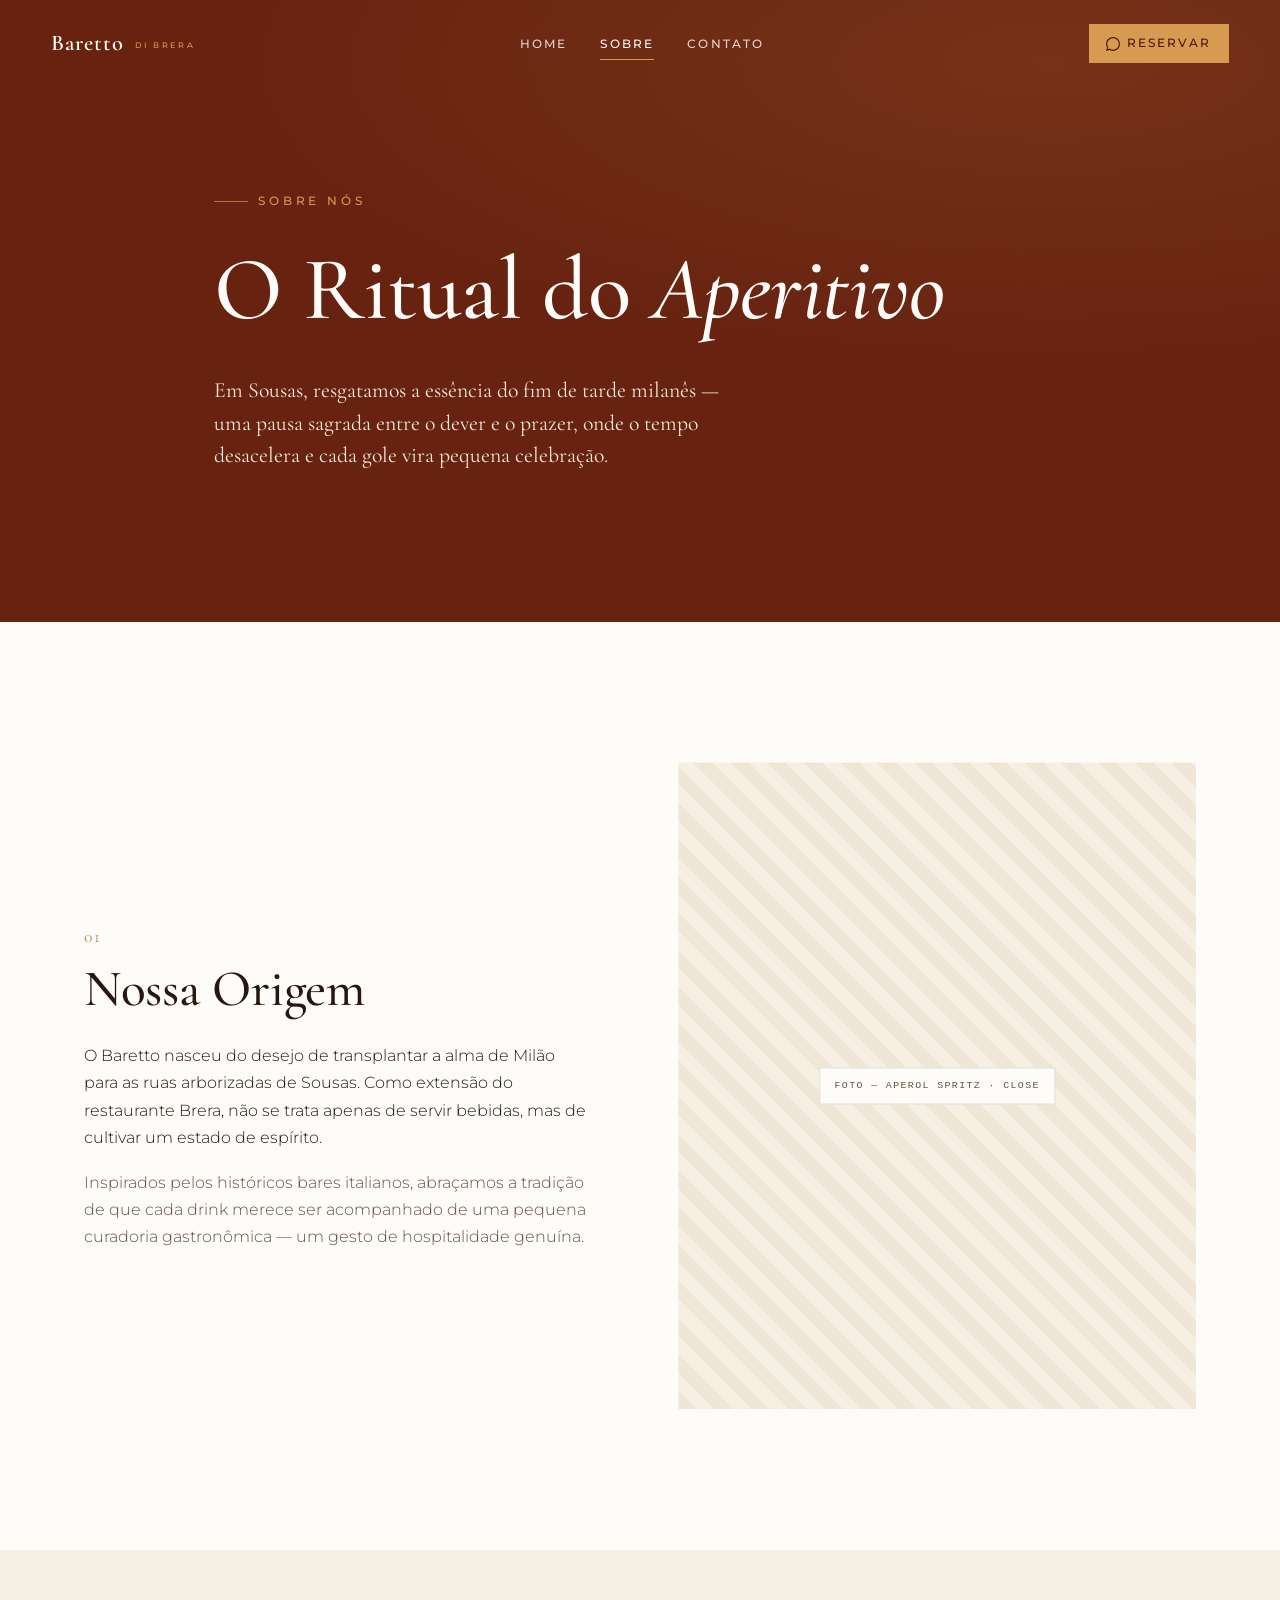
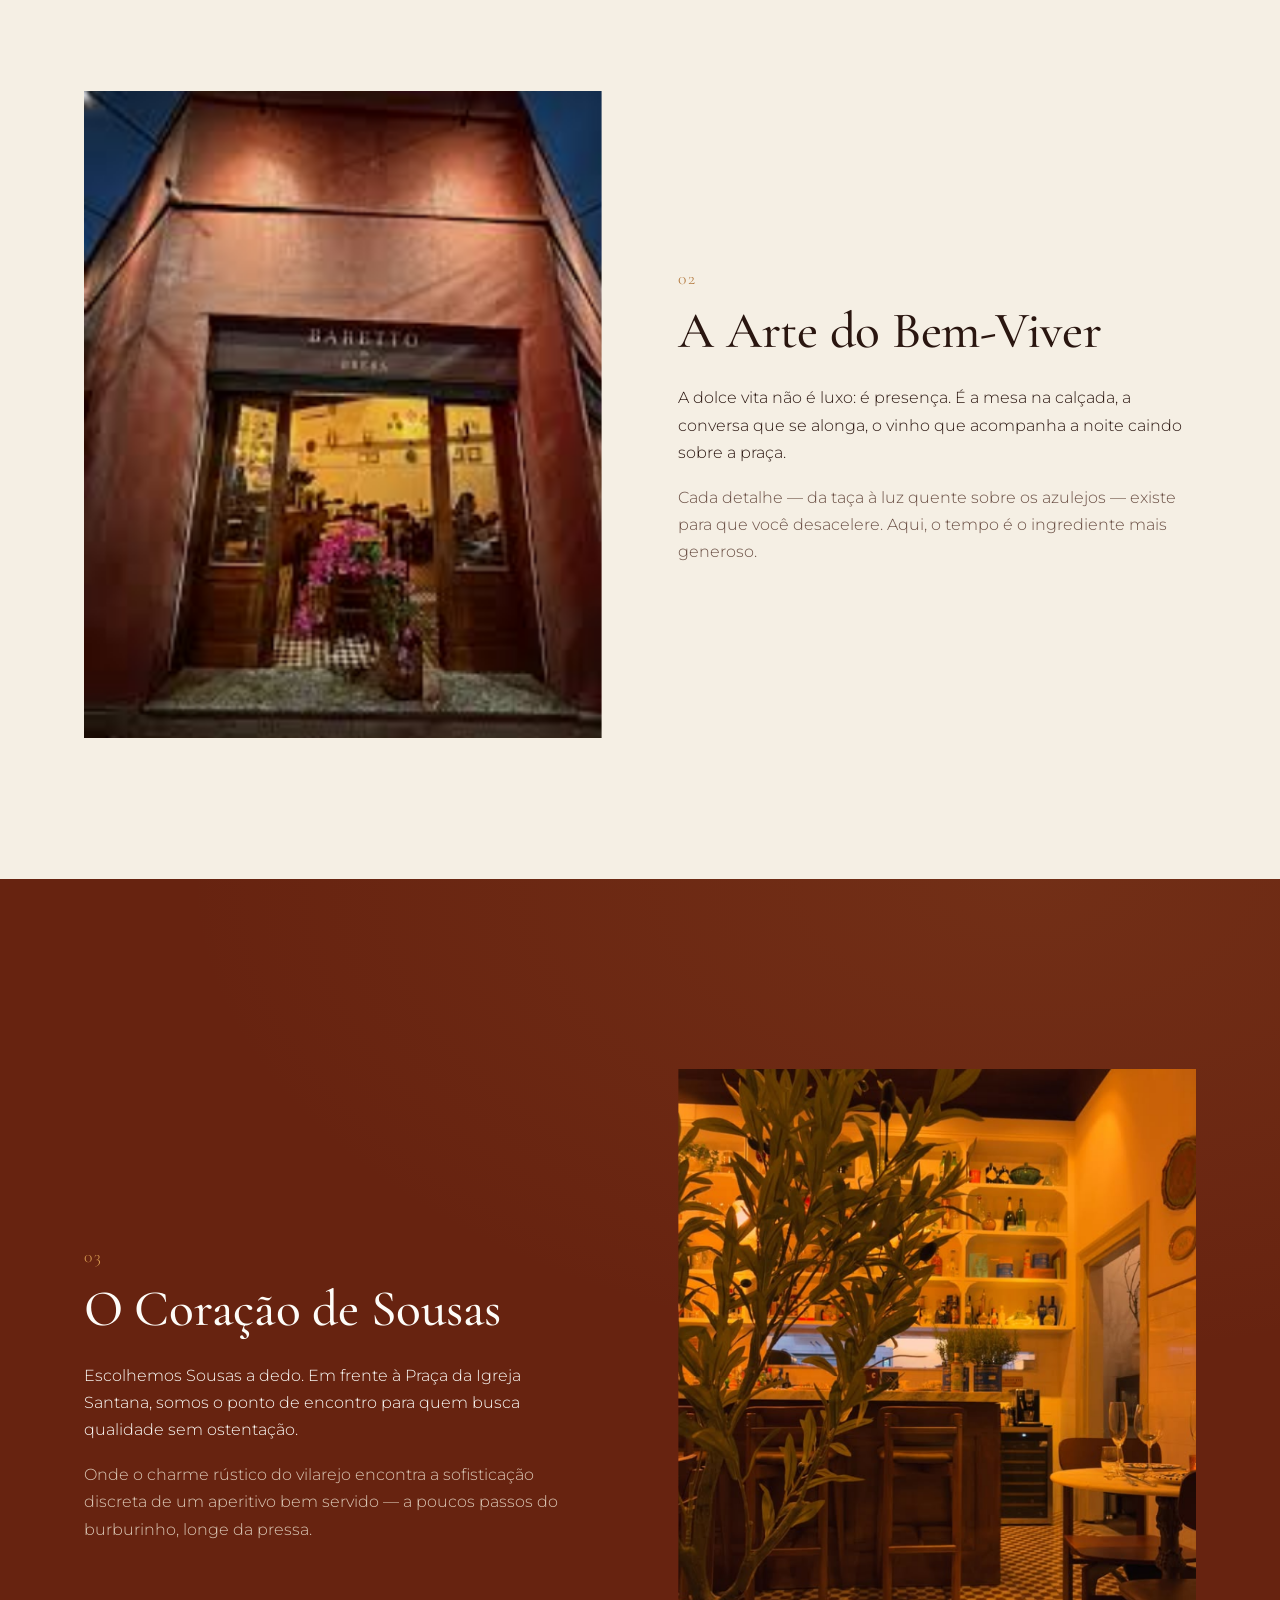
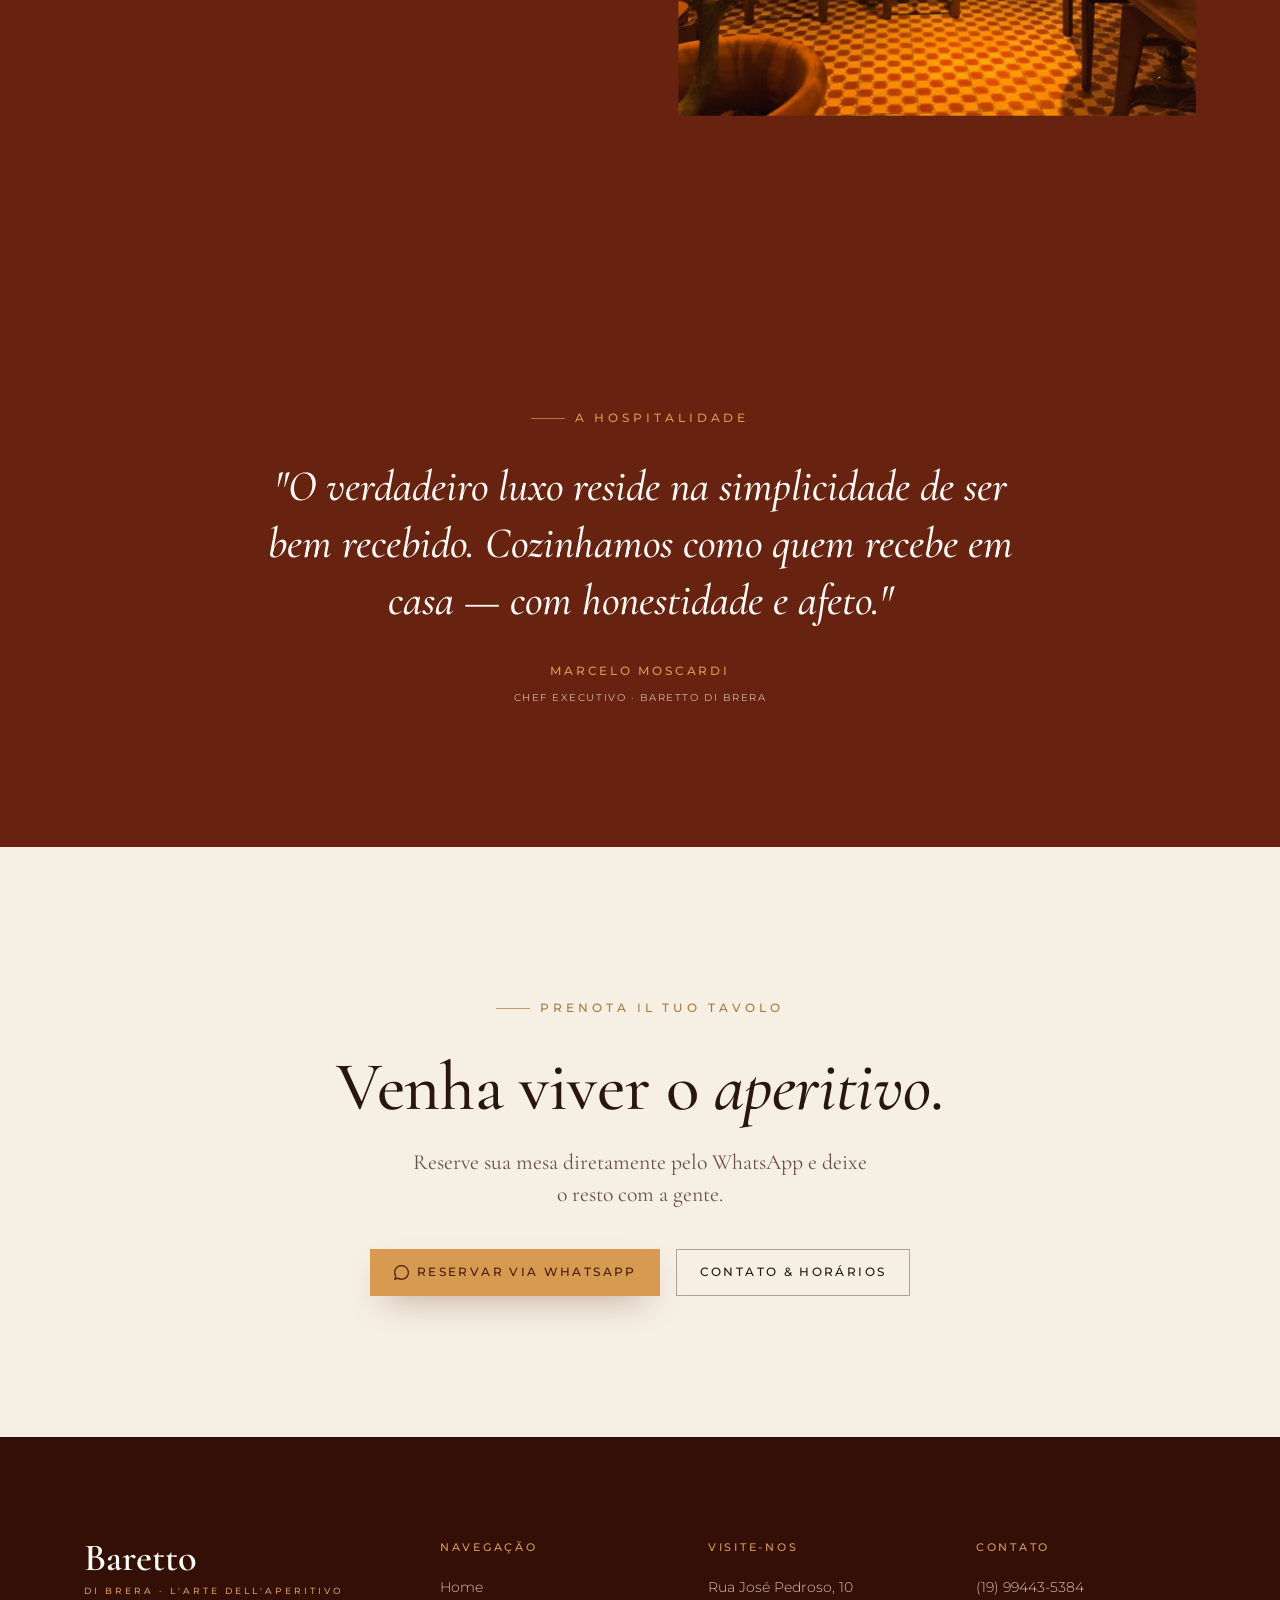
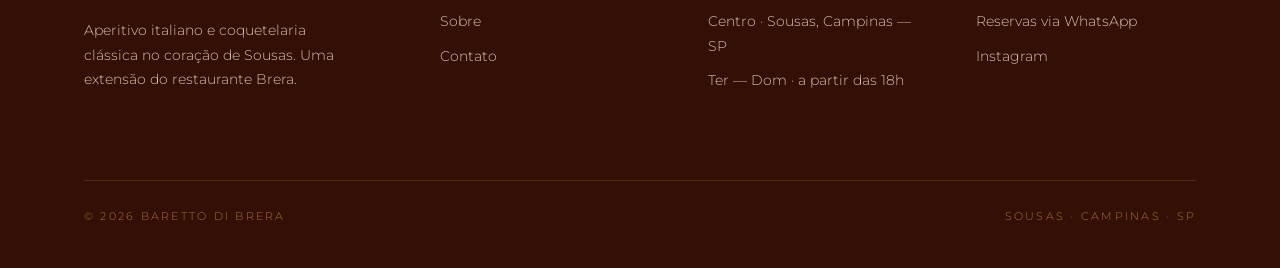
<file: sobre.html>
<!DOCTYPE html>
<html lang="pt-BR">

<head>
  <meta charset="UTF-8">
  <meta name="viewport" content="width=device-width, initial-scale=1.0">
  <title>Sobre — O Ritual do Aperitivo · Baretto di Brera</title>
  <link rel="stylesheet" href="assets/baretto.css?v=4">
  <style>
    .s-hero {
      background: var(--bordo);
      color: var(--cream);
      padding: 180px 0 clamp(80px, 10vw, 130px);
      position: relative;
      overflow: hidden;
    }

    .s-hero::before {
      content: "";
      position: absolute;
      inset: 0;
      background: radial-gradient(120% 90% at 82% 10%, rgba(215, 154, 81, .13), transparent 55%);
    }

    .s-hero .wrap {
      position: relative;
      z-index: 2;
      max-width: 980px;
    }

    .s-hero h1 {
      margin: .22em 0 .4em;
    }

    .s-hero .lead {
      max-width: 54ch;
    }

    .story {
      display: grid;
      grid-template-columns: 1fr 1fr;
      gap: clamp(40px, 6vw, 96px);
      align-items: center;
    }

    .story+.story {
      margin-top: clamp(72px, 9vw, 128px);
    }

    .story .media {
      position: relative;
    }

    .story .media .frame,
    .story .media .ph {
      aspect-ratio: 4/5;
      width: 100%;
    }

    .story.rev .txt {
      order: 2;
    }

    .story.rev .media {
      order: 1;
    }

    .story .num {
      font-family: var(--serif);
      font-size: 1.1rem;
      color: var(--gold-deep);
      letter-spacing: .1em;
    }

    .story h2 {
      margin: .2em 0 .5em;
    }

    .story .body {
      margin-top: 6px;
    }

    .quote {
      background: var(--bordo);
      color: var(--cream);
    }

    .quote .container {
      max-width: 920px;
      text-align: center;
    }

    .quote blockquote {
      font-family: var(--serif);
      font-style: italic;
      font-weight: 500;
      font-size: clamp(1.8rem, 3.4vw, 3rem);
      line-height: 1.3;
      margin: 0;
      color: var(--cream);
    }

    .quote .who {
      margin-top: 34px;
      font-family: var(--sans);
      font-weight: 500;
      font-size: .72rem;
      letter-spacing: .24em;
      text-transform: uppercase;
      color: var(--gold);
    }

    .quote .who small {
      display: block;
      margin-top: 8px;
      color: #cdb6a6;
      letter-spacing: .16em;
      font-weight: 400;
    }

    .endcta {
      background: var(--paper);
      text-align: center;
    }

    .endcta .container {
      max-width: 760px;
    }

    .endcta .btns {
      display: flex;
      gap: 16px;
      justify-content: center;
      flex-wrap: wrap;
      margin-top: 38px;
    }

    @media (max-width:1023px) {
      .s-hero {
        padding: 150px 0 80px;
      }

      .story {
        grid-template-columns: 1fr;
        gap: 32px;
      }

      .story.rev .txt {
        order: 1;
      }

      .story.rev .media {
        order: 2;
      }

      .story .media .frame,
      .story .media .ph {
        aspect-ratio: 4/3.2;
      }
    }
  </style>
</head>

<body>

  <header class="nav" data-screen-label="Sobre">
    <a class="brand" href="index.html">Baretto<small>di Brera</small></a>
    <nav class="links">
      <a href="index.html">Home</a>
      <a href="sobre.html" class="active">Sobre</a>
      <a href="contato.html">Contato</a>
    </nav>
    <a class="reserve"
      href="https://wa.me/5519994435384?text=Ol%C3%A1!%20Gostaria%20de%20reservar%20uma%20mesa%20no%20Baretto%20di%20Brera."
      target="_blank" rel="noopener">
      <svg viewBox="0 0 24 24" fill="currentColor">
        <path
          d="M.057 24l1.687-6.163a11.867 11.867 0 01-1.587-5.945C.16 5.335 5.495 0 12.05 0a11.817 11.817 0 018.413 3.488 11.824 11.824 0 013.48 8.414c-.003 6.557-5.338 11.892-11.893 11.892a11.9 11.9 0 01-5.688-1.448L.057 24zm6.597-3.807c1.676.995 3.276 1.591 5.392 1.592 5.448 0 9.886-4.434 9.889-9.885.002-5.462-4.415-9.89-9.881-9.892-5.452 0-9.887 4.434-9.889 9.884a9.86 9.86 0 001.51 5.26l-.999 3.648 3.477-.927z" />
      </svg>
      Reservar
    </a>
    <button class="burger" aria-label="Menu"><span></span><span></span><span></span></button>
  </header>

  <main class="page">

    <!-- HERO -->
    <section class="s-hero" data-screen-label="Sobre — Hero">
      <div class="container wrap">
        <p class="eyebrow on-dark reveal">Sobre Nós</p>
        <h1 class="display d-hero on-dark reveal d1">O Ritual do <em>Aperitivo</em></h1>
        <p class="lead reveal d2">Em Sousas, resgatamos a essência do fim de tarde milanês — uma pausa sagrada entre o
          dever e o prazer, onde o tempo desacelera e cada gole vira pequena celebração.</p>
      </div>
    </section>

    <!-- NOSSA ORIGEM -->
    <section class="section">
      <div class="container">
        <div class="story">
          <div class="txt">
            <span class="num reveal">01</span>
            <h2 class="display d-lg reveal d1">Nossa Origem</h2>
            <div class="body reveal d2">
              <p>O Baretto nasceu do desejo de transplantar a alma de Milão para as ruas arborizadas de Sousas. Como
                extensão do restaurante Brera, não se trata apenas de servir bebidas, mas de cultivar um estado de
                espírito.</p>
              <p class="muted">Inspirados pelos históricos bares italianos, abraçamos a tradição de que cada drink
                merece ser acompanhado de uma pequena curadoria gastronômica — um gesto de hospitalidade genuína.</p>
            </div>
          </div>
          <div class="media reveal-img d1">
            <div class="ph gilt" data-ph="Foto — Aperol Spritz · close"></div>
          </div>
        </div>
      </div>
    </section>

    <!-- A ARTE DO BEM-VIVER -->
    <section class="section paper">
      <div class="container">
        <div class="story rev">
          <div class="txt">
            <span class="num reveal">02</span>
            <h2 class="display d-lg reveal d1">A Arte do Bem-Viver</h2>
            <div class="body reveal d2">
              <p>A dolce vita não é luxo: é presença. É a mesa na calçada, a conversa que se alonga, o vinho que
                acompanha a noite caindo sobre a praça.</p>
              <p class="muted">Cada detalhe — da taça à luz quente sobre os azulejos — existe para que você desacelere.
                Aqui, o tempo é o ingrediente mais generoso.</p>
            </div>
          </div>
          <div class="media reveal-img d1">
            <div class="frame gilt"><img src="assets/img/fachada.png" alt="Fachada terracota do Baretto di Brera"></div>
          </div>
        </div>
      </div>
    </section>

    <!-- O CORAÇÃO DE SOUSAS -->
    <section class="section bordo">
      <div class="container">
        <p class="eyebrow on-dark reveal" style="margin-bottom:18px">La Posizione</p>
        <div class="story">
          <div class="txt">
            <span class="num reveal" style="color:var(--gold)">03</span>
            <h2 class="display d-lg on-dark reveal d1">O Coração de Sousas</h2>
            <div class="body reveal d2">
              <p>Escolhemos Sousas a dedo. Em frente à Praça da Igreja Santana, somos o ponto de encontro para quem
                busca qualidade sem ostentação.</p>
              <p class="muted">Onde o charme rústico do vilarejo encontra a sofisticação discreta de um aperitivo bem
                servido — a poucos passos do burburinho, longe da pressa.</p>
            </div>
          </div>
          <div class="media reveal-img d1">
            <div class="frame gilt"><img src="assets/img/interior.png" alt="Interior aconchegante do Baretto di Brera">
            </div>
          </div>
        </div>
      </div>
    </section>

    <!-- A HOSPITALIDADE / QUOTE -->
    <section class="section quote" data-screen-label="A Hospitalidade">
      <div class="container">
        <p class="eyebrow on-dark reveal" style="justify-content:center; margin-bottom:30px">A Hospitalidade</p>
        <blockquote class="reveal d1">"O verdadeiro luxo reside na simplicidade de ser bem recebido. Cozinhamos como
          quem recebe em casa — com honestidade e afeto."</blockquote>
        <div class="who reveal d2">Marcelo Moscardi<small>Chef Executivo · Baretto di Brera</small></div>
      </div>
    </section>

    <!-- CTA -->
    <section class="section endcta" data-screen-label="CTA Reserva">
      <div class="container">
        <p class="eyebrow reveal" style="justify-content:center">Prenota il tuo tavolo</p>
        <h2 class="display d-xl reveal d1" style="margin:.3em 0">Venha viver o <em>aperitivo</em>.</h2>
        <p class="lead reveal d2" style="margin:0 auto; max-width:46ch;">Reserve sua mesa diretamente pelo WhatsApp e
          deixe o resto com a gente.</p>
        <div class="btns reveal d3">
          <a class="btn btn-gold"
            href="https://wa.me/5519994435384?text=Ol%C3%A1!%20Gostaria%20de%20reservar%20uma%20mesa%20no%20Baretto%20di%20Brera."
            target="_blank" rel="noopener">
            <svg viewBox="0 0 24 24" fill="currentColor">
              <path
                d="M.057 24l1.687-6.163a11.867 11.867 0 01-1.587-5.945C.16 5.335 5.495 0 12.05 0a11.817 11.817 0 018.413 3.488 11.824 11.824 0 013.48 8.414c-.003 6.557-5.338 11.892-11.893 11.892a11.9 11.9 0 01-5.688-1.448L.057 24zm6.597-3.807c1.676.995 3.276 1.591 5.392 1.592 5.448 0 9.886-4.434 9.889-9.885.002-5.462-4.415-9.89-9.881-9.892-5.452 0-9.887 4.434-9.889 9.884a9.86 9.86 0 001.51 5.26l-.999 3.648 3.477-.927z" />
            </svg>
            Reservar via WhatsApp
          </a>
          <a class="btn btn-ghost" href="contato.html">Contato &amp; horários</a>
        </div>
      </div>
    </section>

  </main>

  <footer class="footer">
    <div class="container">
      <div class="grid">
        <div>
          <div class="fwordmark">Baretto<small>di Brera · L'arte dell'aperitivo</small></div>
          <p style="margin-top:22px; max-width:30ch;">Aperitivo italiano e coquetelaria clássica no coração de Sousas.
            Uma extensão do restaurante Brera.</p>
        </div>
        <div>
          <h5>Navegação</h5>
          <a href="index.html">Home</a>
          <a href="sobre.html">Sobre</a>
          <a href="contato.html">Contato</a>
        </div>
        <div>
          <h5>Visite-nos</h5>
          <p>Rua José Pedroso, 10</p>
          <p>Centro · Sousas, Campinas — SP</p>
          <p>Ter — Dom · a partir das 18h</p>
        </div>
        <div>
          <h5>Contato</h5>
          <a href="https://wa.me/5519994435384" target="_blank" rel="noopener">(19) 99443-5384</a>
          <a href="https://wa.me/5519994435384?text=Ol%C3%A1!%20Gostaria%20de%20reservar%20uma%20mesa%20no%20Baretto%20di%20Brera."
            target="_blank" rel="noopener">Reservas via WhatsApp</a>
          <a href="#">Instagram</a>
        </div>
      </div>
      <div class="base">
        <span>© <span data-year>2026</span> Baretto di Brera</span>
        <span>Sousas · Campinas · SP</span>
      </div>
    </div>
  </footer>

  <script src="assets/baretto.js?v=3"></script>
</body>

</html>
</file>
<file: assets/baretto.css>
/* ============================================================
   BARETTO DI BRERA — Sistema visual
   Paleta extraída da logo · bordô #672310 + dourado #D79A51
   ============================================================ */

@import url('https://fonts.googleapis.com/css2?family=Cormorant+Garamond:ital,wght@0,400;0,500;0,600;0,700;1,400;1,500;1,600&family=Montserrat:wght@300;400;500;600&display=swap');

:root {
  /* Cores da marca */
  --bordo: #672310;
  /* exato da logo */
  --bordo-deep: #4a1709;
  --bordo-night: #340f06;
  --bordo-soft: #7c3018;
  --terracotta: #9a4626;

  --gold: #d79a51;
  --gold-bright: #e6bd7d;
  --gold-deep: #b1763a;

  --cream: #fdfcf8;
  --paper: #f5efe4;
  /* off-white quente */
  --paper-2: #efe6d6;
  --ink: #2a1610;
  /* quase-preto quente p/ texto */
  --ink-soft: #6a4f44;

  /* Tipografia */
  --serif: 'Cormorant Garamond', Georgia, 'Times New Roman', serif;
  --sans: 'Montserrat', system-ui, sans-serif;

  --rail: 0px;
  /* trilho lateral fixo */
  --ease: cubic-bezier(.22, .61, .21, 1);
  --maxw: 1240px;
}

* {
  box-sizing: border-box;
}

html {
  scroll-behavior: smooth;
  -webkit-font-smoothing: antialiased;
  text-rendering: optimizeLegibility;
}

body {
  margin: 0;
  font-family: var(--sans);
  color: var(--ink);
  background: var(--cream);
  font-weight: 300;
  line-height: 1.7;
  overflow-x: hidden;
}

img {
  display: block;
  max-width: 100%;
}

a {
  color: inherit;
  text-decoration: none;
}

::selection {
  background: var(--gold);
  color: var(--bordo-deep);
}

/* ---------- Tipografia utilitária ---------- */
.eyebrow {
  font-family: var(--sans);
  font-weight: 500;
  font-size: .72rem;
  letter-spacing: .34em;
  text-transform: uppercase;
  color: var(--gold-deep);
  display: inline-flex;
  align-items: center;
  gap: .85em;
}

.eyebrow::before {
  content: "";
  width: 34px;
  height: 1px;
  background: currentColor;
  opacity: .7;
}

.eyebrow.no-rule::before {
  display: none;
}

.on-dark .eyebrow,
.eyebrow.on-dark {
  color: var(--gold);
}

.display {
  font-family: var(--serif);
  font-weight: 500;
  line-height: 1.07;
  letter-spacing: -.005em;
  margin: 0;
  color: var(--ink);
}

.display em {
  font-style: italic;
  font-weight: 500;
}

.on-dark .display,
.display.on-dark {
  color: var(--cream);
}

.display .gold {
  color: var(--gold);
}

.d-hero {
  font-size: clamp(3.2rem, 7vw, 6.4rem);
}

.d-xl {
  font-size: clamp(2.7rem, 5.4vw, 4.9rem);
}

.d-lg {
  font-size: clamp(2.2rem, 4vw, 3.4rem);
}

.d-md {
  font-size: clamp(1.7rem, 2.6vw, 2.3rem);
}

.lead {
  font-family: var(--serif);
  font-size: clamp(1.25rem, 1.7vw, 1.55rem);
  line-height: 1.5;
  font-weight: 400;
  color: var(--ink-soft);
}

/* leituras claras em qualquer fundo bordô */
.on-dark .lead,
.hero .lead,
.s-hero .lead,
.c-hero .lead,
.section.bordo .lead,
.section.bordo-deep .lead,
.reserva .lead,
.quote .lead {
  color: #f3e8dc;
}

.body p {
  margin: 0 0 1.1em;
  max-width: 46ch;
}

.body p:last-child {
  margin-bottom: 0;
}

.muted {
  color: var(--ink-soft);
}

.on-dark .muted,
.hero .muted,
.s-hero .muted,
.c-hero .muted,
.section.bordo .muted,
.section.bordo-deep .muted,
.reserva .muted,
.quote .muted {
  color: #dcc8b6;
}

/* ---------- Botões ---------- */
.btn {
  font-family: var(--sans);
  font-weight: 500;
  font-size: .74rem;
  letter-spacing: .2em;
  text-transform: uppercase;
  display: inline-flex;
  align-items: center;
  gap: .7em;
  padding: 1.05em 1.9em;
  border: 1px solid transparent;
  cursor: pointer;
  transition: all .5s var(--ease);
  position: relative;
}

.btn svg {
  width: 15px;
  height: 15px;
}

.btn-gold {
  background: var(--gold);
  color: var(--bordo-deep);
  box-shadow: 0 14px 34px -16px rgba(103, 35, 16, .6);
}

.btn-gold:hover {
  background: var(--gold-bright);
  transform: translateY(-2px);
  box-shadow: 0 20px 40px -16px rgba(103, 35, 16, .7);
}

.btn-ghost {
  background: transparent;
  color: var(--ink);
  border-color: rgba(42, 22, 16, .35);
}

.btn-ghost:hover {
  border-color: var(--bordo);
  color: var(--bordo);
}

.on-dark .btn-ghost,
.btn-ghost.on-dark {
  color: var(--cream);
  border-color: rgba(253, 252, 248, .4);
}

.on-dark .btn-ghost:hover,
.btn-ghost.on-dark:hover {
  border-color: var(--gold);
  color: var(--gold);
}

.link-gold {
  font-family: var(--sans);
  font-weight: 500;
  font-size: .74rem;
  letter-spacing: .2em;
  text-transform: uppercase;
  color: var(--gold-deep);
  display: inline-flex;
  align-items: center;
  gap: .8em;
}

.link-gold .arrow {
  transition: transform .5s var(--ease);
  display: inline-block;
}

.link-gold:hover .arrow {
  transform: translateX(6px);
}

.on-dark .link-gold {
  color: var(--gold);
}

/* ============================================================
   TRILHO LATERAL FIXO
   ============================================================ */
.rail {
  position: fixed;
  left: 0;
  top: 0;
  bottom: 0;
  width: var(--rail);
  background: var(--bordo);
  border-right: 1px solid rgba(215, 154, 81, .16);
  box-shadow: inset -1px 0 0 rgba(52, 15, 6, .4);
  z-index: 60;
  display: flex;
  flex-direction: column;
  align-items: center;
  justify-content: space-between;
  padding: 26px 0 30px;
}

.rail .monogram {
  font-family: var(--serif);
  font-weight: 600;
  font-size: 1.6rem;
  color: var(--gold);
  line-height: 1;
  letter-spacing: .02em;
  display: flex;
  flex-direction: column;
  align-items: center;
  gap: 18px;
  transition: color .4s var(--ease);
}

.rail a.monogram:hover {
  color: var(--gold-bright);
}

.rail .monogram::after {
  content: "";
  width: 1px;
  height: 54px;
  background: linear-gradient(var(--gold), rgba(215, 154, 81, 0));
}

.rail .vwordmark {
  writing-mode: vertical-rl;
  text-orientation: mixed;
  transform: rotate(180deg);
  font-family: var(--sans);
  font-weight: 500;
  font-size: .62rem;
  letter-spacing: .52em;
  text-transform: uppercase;
  color: var(--gold);
}

.rail .vfoot {
  writing-mode: vertical-rl;
  transform: rotate(180deg);
  font-family: var(--sans);
  font-weight: 500;
  font-size: .58rem;
  letter-spacing: .34em;
  text-transform: uppercase;
  color: rgba(232, 199, 154, .55);
  display: flex;
  flex-direction: column;
  align-items: center;
  gap: 18px;
  transition: color .4s var(--ease);
}

.rail a.vfoot:hover {
  color: var(--gold);
}

.rail .vfoot::before {
  content: "";
  width: 1px;
  height: 54px;
  background: linear-gradient(rgba(215, 154, 81, 0), rgba(215, 154, 81, .5));
}

/* ============================================================
   NAVEGAÇÃO SUPERIOR
   ============================================================ */
.nav {
  position: fixed;
  top: 0;
  left: var(--rail);
  /* Substitua "right: 0" por width calculado para evitar sobreposição */
  width: calc(100% - var(--rail)); 
  z-index: 55;
  display: flex;
  align-items: center;
  justify-content: space-between;
  padding: 24px clamp(24px, 4vw, 58px);
  transition: background .6s var(--ease), padding .6s var(--ease), box-shadow .6s var(--ease);
}

.nav .brand {
  font-family: var(--serif);
  font-weight: 600;
  color: var(--cream);
  font-size: 1.4rem;
  letter-spacing: .04em;
  line-height: 1;
  display: flex;
  align-items: baseline;
  gap: .5em;
  transition: color .5s var(--ease);
}

.nav .brand small {
  font-family: var(--sans);
  font-weight: 500;
  font-size: .5rem;
  letter-spacing: .32em;
  text-transform: uppercase;
  color: var(--gold);
  transform: translateY(-2px);
}

.nav .links {
  display: flex;
  align-items: center;
  gap: clamp(20px, 2.6vw, 42px);
}

.nav .links a {
  font-family: var(--sans);
  font-weight: 500;
  font-size: .74rem;
  letter-spacing: .18em;
  text-transform: uppercase;
  color: rgba(253, 252, 248, .82);
  position: relative;
  padding: 6px 0;
  transition: color .4s var(--ease);
}

.nav .links a::after {
  content: "";
  position: absolute;
  left: 0;
  bottom: 0;
  height: 1px;
  width: 0;
  background: var(--gold);
  transition: width .45s var(--ease);
}

.nav .links a:hover,
.nav .links a.active {
  color: var(--cream);
}

.nav .links a.active::after,
.nav .links a:hover::after {
  width: 100%;
}

.nav .reserve {
  font-family: var(--sans);
  font-weight: 500;
  font-size: .72rem;
  letter-spacing: .18em;
  text-transform: uppercase;
  color: var(--bordo-deep);
  background: var(--gold);
  padding: .85em 1.5em;
  display: inline-flex;
  align-items: center;
  gap: .6em;
  transition: all .5s var(--ease);
}

.nav .reserve:hover {
  background: var(--gold-bright);
  transform: translateY(-2px);
}

.nav .reserve svg {
  width: 14px;
  height: 14px;
}

/* estado "scrolled" — fundo creme */
.nav.solid {
  background: var(--cream);
  box-shadow: 0 1px 0 rgba(42, 22, 16, .08), 0 18px 40px -34px rgba(42, 22, 16, .5);
  padding-top: 16px;
  padding-bottom: 16px;
}

.nav.solid .brand {
  color: var(--bordo);
}

.nav.solid .links a {
  color: rgba(42, 22, 16, .7);
}

.nav.solid .links a:hover,
.nav.solid .links a.active {
  color: var(--bordo);
}

/* hambúrguer (mobile) */
.nav .burger {
  display: none;
  flex-direction: column;
  gap: 5px;
  background: none;
  border: 0;
  cursor: pointer;
  padding: 6px;
}

.nav .burger span {
  width: 24px;
  height: 1.5px;
  background: var(--cream);
  transition: .4s var(--ease);
}

.nav.solid .burger span {
  background: var(--bordo);
}

/* ============================================================
   LAYOUT
   ============================================================ */
.page {
  margin-left: var(--rail);
}

.container {
  max-width: var(--maxw);
  margin: 0 auto;
  padding: 0 clamp(24px, 5vw, 72px);
}

.section {
  padding: clamp(80px, 11vw, 150px) 0;
  position: relative;
}

.section.bordo {
  background: var(--bordo);
  color: var(--cream);
}

.section.bordo-deep {
  background: var(--bordo-deep);
  color: var(--cream);
}

.section.paper {
  background: var(--paper);
}

.bordo .muted,
.bordo-deep .muted {
  color: #cdb6a6;
}

.rule {
  height: 1px;
  background: rgba(42, 22, 16, .14);
  border: 0;
  margin: 0;
}

.bordo .rule,
.bordo-deep .rule {
  background: rgba(215, 154, 81, .22);
}

/* moldura de imagem dourada */
.frame {
  position: relative;
}

.frame img {
  width: 100%;
  height: 100%;
  object-fit: cover;
}

.frame.gilt {
  outline: 1px solid rgba(215, 154, 81, .55);
  outline-offset: 10px;
}

.frame .cap {
  position: absolute;
  bottom: 0;
  left: 0;
  right: 0;
  padding: 16px 18px;
  font-family: var(--sans);
  font-weight: 500;
  font-size: .66rem;
  letter-spacing: .2em;
  text-transform: uppercase;
  color: var(--cream);
  background: linear-gradient(to top, rgba(52, 15, 6, .82), transparent);
}

/* tag dourada (ex.: 18:00 L'ORA DELL'APERITIVO) */
.gold-tag {
  background: var(--bordo);
  color: var(--cream);
  padding: 26px 30px;
  display: inline-flex;
  flex-direction: column;
  gap: 6px;
  border: 1px solid rgba(215, 154, 81, .4);
}

.gold-tag .big {
  font-family: var(--serif);
  font-size: 2.6rem;
  line-height: 1;
  color: var(--gold);
}

.gold-tag .lbl {
  font-family: var(--sans);
  font-weight: 500;
  font-size: .6rem;
  letter-spacing: .28em;
  text-transform: uppercase;
  color: #e9cfa9;
}

/* vinheta sutil em seções bordô */
.section.bordo::before,
.section.bordo-deep::before {
  content: "";
  position: absolute;
  inset: 0;
  pointer-events: none;
  background: radial-gradient(120% 90% at 80% 0%, rgba(215, 154, 81, .10), transparent 55%);
}

.section.bordo>*,
.section.bordo-deep>* {
  position: relative;
  z-index: 1;
}

/* ============================================================
   REVEAL no scroll
   ============================================================ */
.reveal {
  opacity: 0;
  transform: translateY(22px);
  transition: opacity 1.1s var(--ease), transform 1.1s var(--ease);
}

.reveal.in {
  opacity: 1;
  transform: none;
}

.reveal.d1 {
  transition-delay: .12s;
}

.reveal.d2 {
  transition-delay: .24s;
}

.reveal.d3 {
  transition-delay: .36s;
}

.reveal.d4 {
  transition-delay: .48s;
}

.reveal-img {
  clip-path: inset(0 0 100% 0);
  transition: clip-path 1.3s var(--ease);
}

.reveal-img.in {
  clip-path: inset(0 0 0 0);
}

@media (prefers-reduced-motion:reduce) {

  .reveal,
  .reveal-img {
    opacity: 1;
    transform: none;
    clip-path: none;
    transition: none;
  }
}

/* modo de verificação estática (?noanim) */
.noanim .reveal,
.noanim .reveal-img {
  opacity: 1 !important;
  transform: none !important;
  clip-path: none !important;
  transition: none !important;
}

/* ============================================================
   RODAPÉ
   ============================================================ */
.footer {
  background: var(--bordo-night);
  color: #e9d8c8;
  padding: clamp(64px, 8vw, 104px) 0 42px;
}

.footer .grid {
  display: grid;
  grid-template-columns: 1.4fr 1fr 1fr 1fr;
  gap: 48px;
}

.footer .fwordmark {
  font-family: var(--serif);
  font-weight: 600;
  font-size: 2.4rem;
  color: var(--cream);
  line-height: 1;
}

.footer .fwordmark small {
  display: block;
  font-family: var(--sans);
  font-weight: 500;
  font-size: .56rem;
  letter-spacing: .34em;
  text-transform: uppercase;
  color: var(--gold);
  margin-top: 10px;
}

.footer h5 {
  font-family: var(--sans);
  font-weight: 500;
  font-size: .66rem;
  letter-spacing: .26em;
  text-transform: uppercase;
  color: var(--gold);
  margin: 0 0 18px;
}

.footer a,
.footer p {
  font-size: .9rem;
  color: #d7c2b2;
  margin: 0 0 10px;
  transition: color .4s var(--ease);
  display: block;
}

.footer a:hover {
  color: var(--gold);
}

.footer .base {
  display: flex;
  justify-content: space-between;
  align-items: center;
  margin-top: clamp(48px, 6vw, 80px);
  padding-top: 26px;
  border-top: 1px solid rgba(215, 154, 81, .2);
}

.footer .base span {
  font-size: .7rem;
  letter-spacing: .2em;
  text-transform: uppercase;
  color: rgba(215, 154, 81, .7);
}

/* placeholder elegante p/ imagens faltantes */
.ph {
  position: relative;
  overflow: hidden;
  background:
    repeating-linear-gradient(45deg, var(--paper-2) 0 13px, var(--paper) 13px 26px);
}

.ph::after {
  content: attr(data-ph);
  position: absolute;
  left: 50%;
  top: 50%;
  transform: translate(-50%, -50%);
  font-family: ui-monospace, 'SF Mono', Menlo, monospace;
  font-size: .62rem;
  letter-spacing: .14em;
  text-transform: uppercase;
  color: var(--ink-soft);
  background: var(--cream);
  padding: 9px 14px;
  border: 1px solid rgba(42, 22, 16, .12);
  white-space: nowrap;
}

.ph.dark {
  background: repeating-linear-gradient(45deg, var(--bordo-deep) 0 13px, var(--bordo) 13px 26px);
}

.ph.dark::after {
  color: #e9cfa9;
  background: var(--bordo-night);
  border-color: rgba(215, 154, 81, .25);
}

/* ============================================================
   RESPONSIVO
   ============================================================ */
@media (max-width:1023px) {
  :root {
    --rail: 0px;
  }

  .rail {
    display: none;
  }

  .nav {
    left: 0;
  }

  .nav .links,
  .nav .reserve {
    display: none;
  }

  .nav .burger {
    display: flex;
  }

  .nav.open {
    background: var(--bordo);
  }

  .nav.open .burger span {
    background: var(--cream);
  }

  .nav.open .links {
    display: flex;
    position: fixed;
    inset: 64px 0 auto 0;
    flex-direction: column;
    align-items: flex-start;
    gap: 0;
    background: var(--bordo);
    padding: 18px clamp(24px, 5vw, 58px) 30px;
  }

  .nav.open .links a {
    color: var(--cream);
    padding: 16px 0;
    width: 100%;
    border-bottom: 1px solid rgba(215, 154, 81, .15);
    font-size: .9rem;
  }

  .nav.open .reserve {
    display: inline-flex;
    margin: 18px clamp(24px, 5vw, 58px);
    position: fixed;
    top: auto;
  }

  .footer .grid {
    grid-template-columns: 1fr 1fr;
    gap: 36px;
  }
}

@media (max-width:600px) {
  .footer .grid {
    grid-template-columns: 1fr;
  }

  .footer .base {
    flex-direction: column;
    gap: 14px;
    align-items: flex-start;
  }
}
</file>
